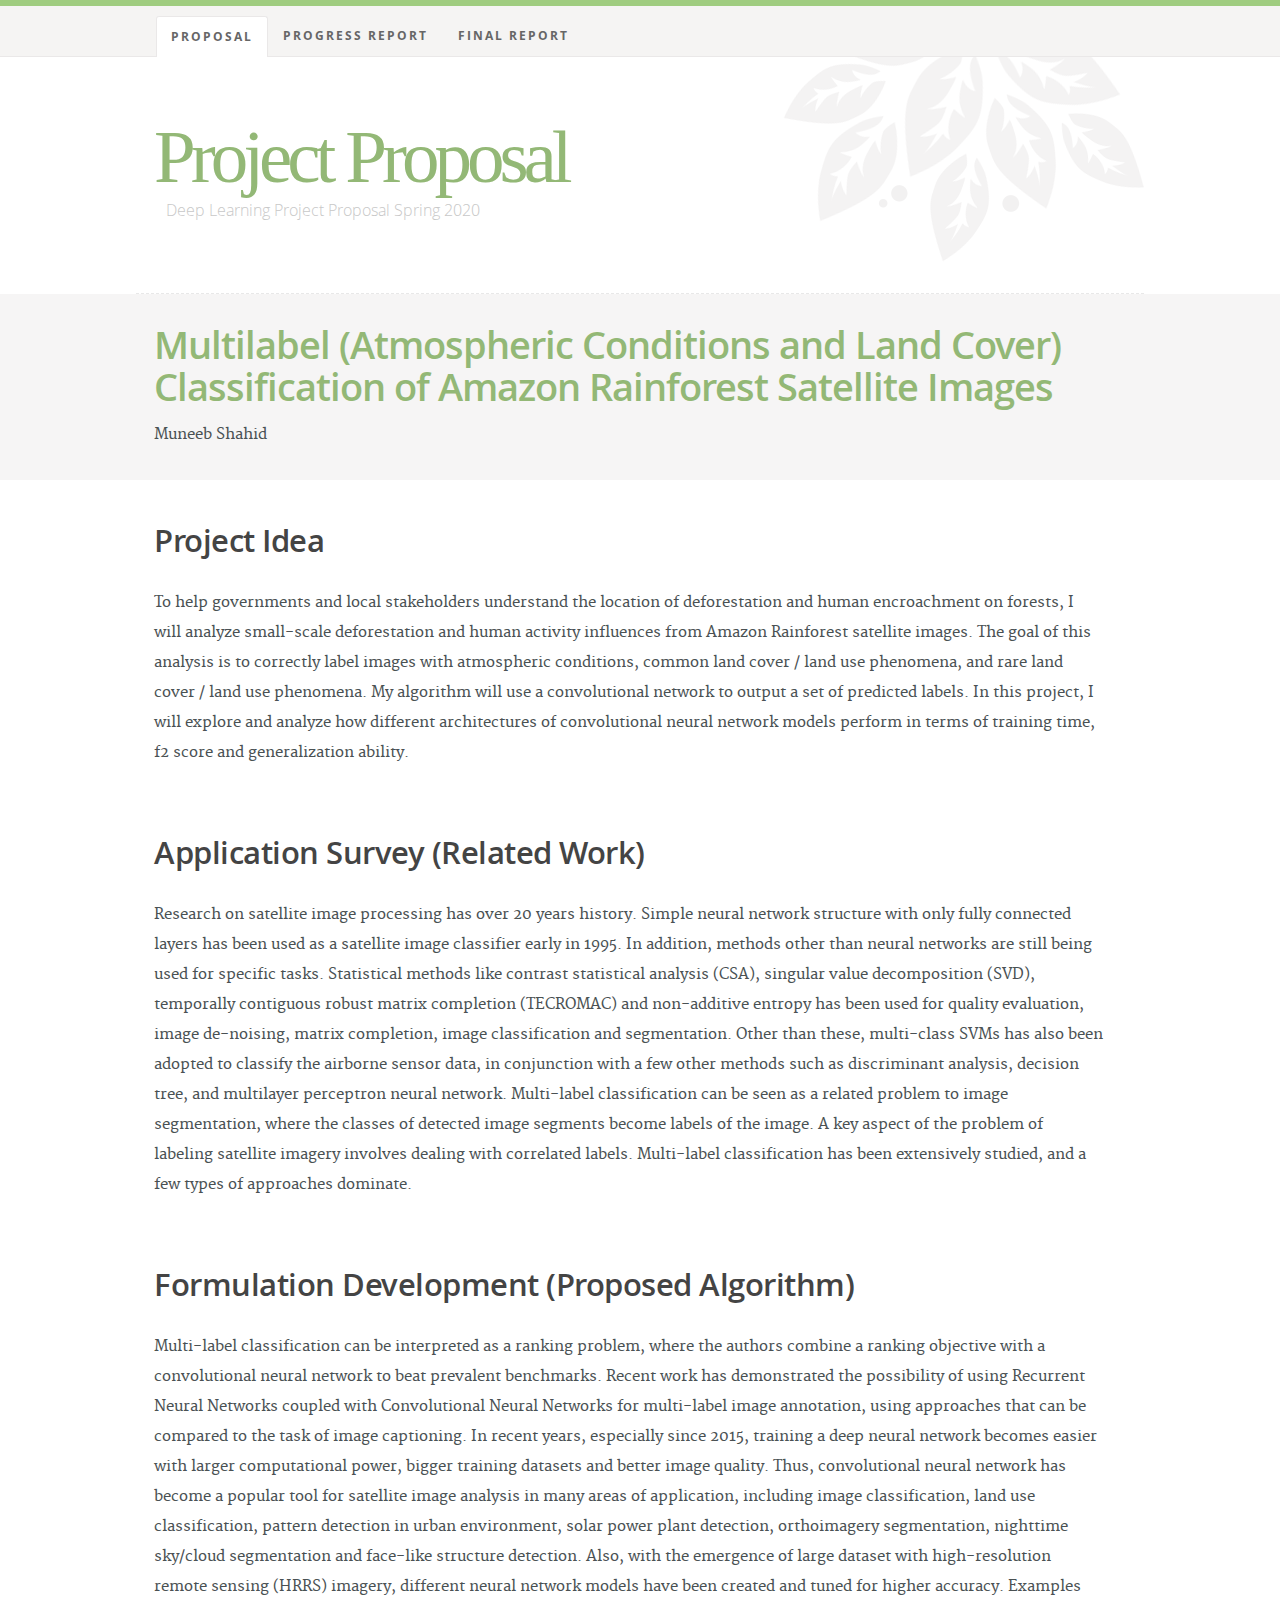
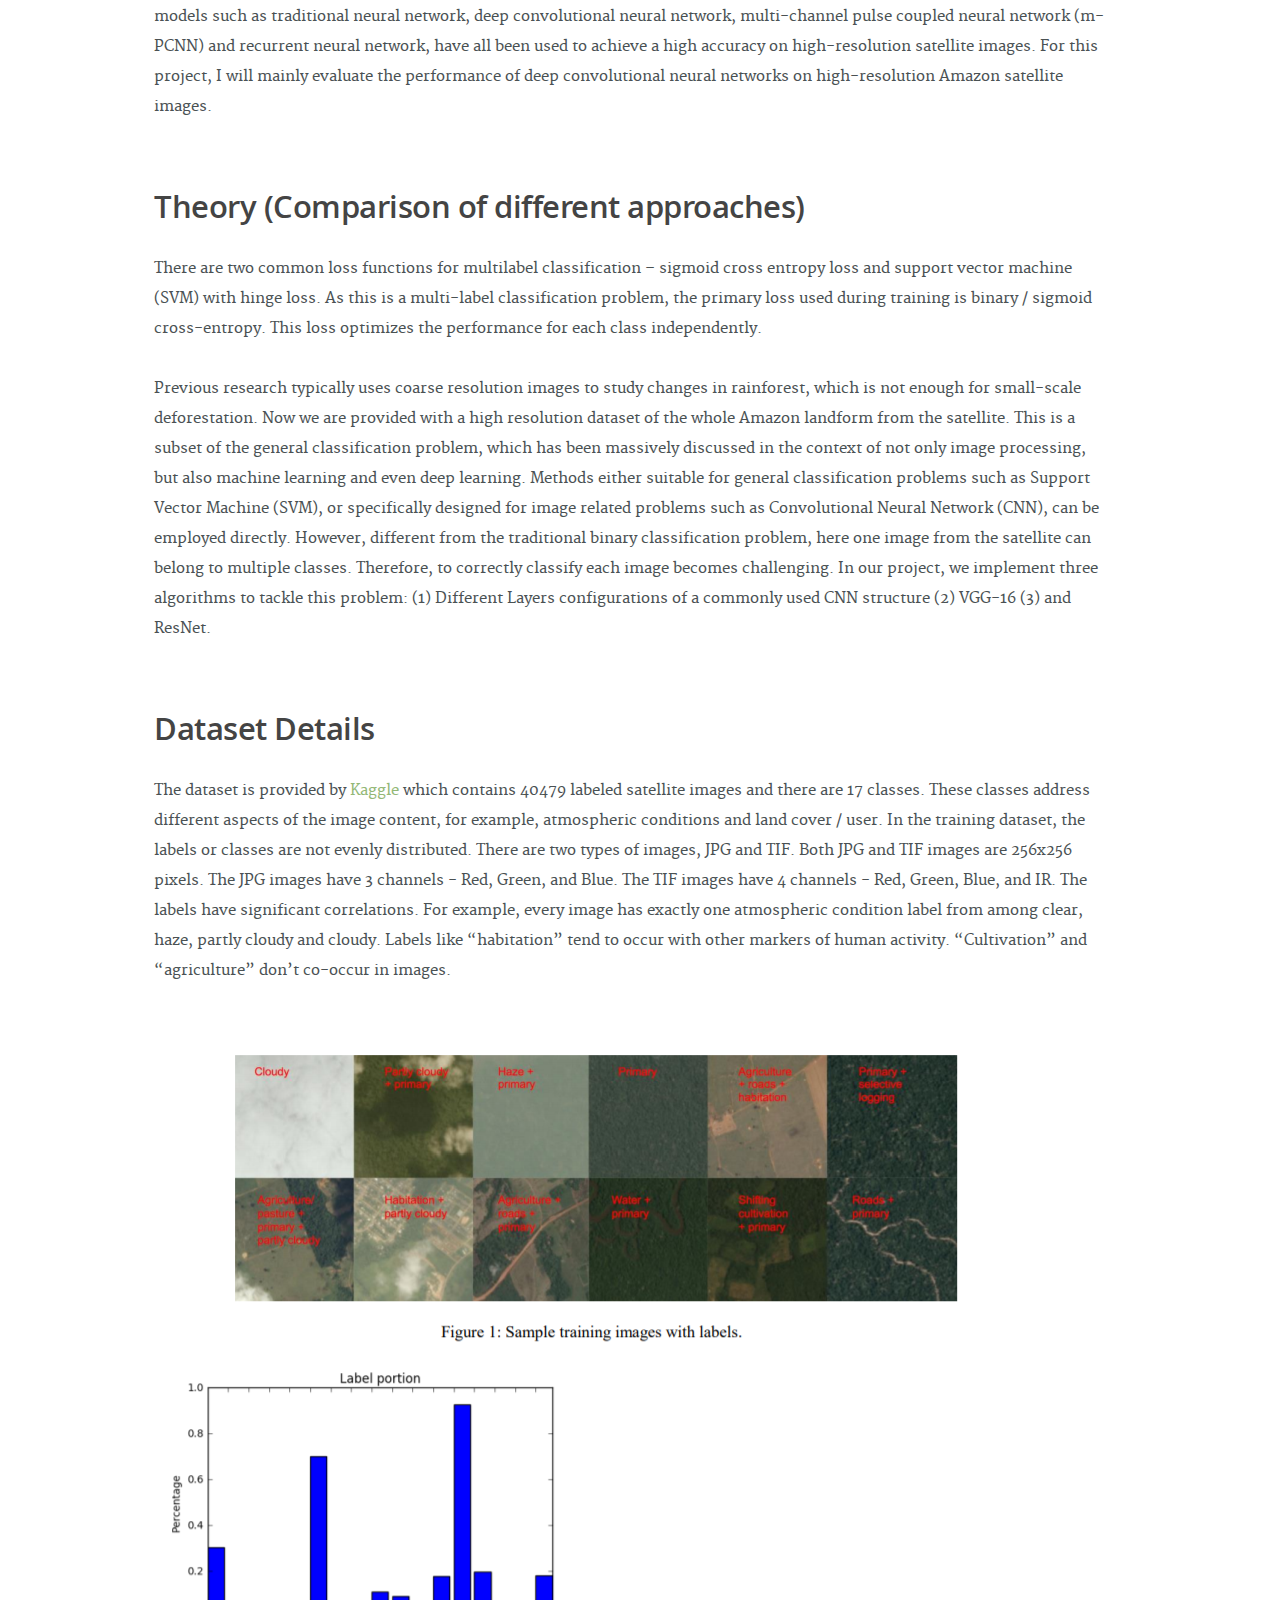
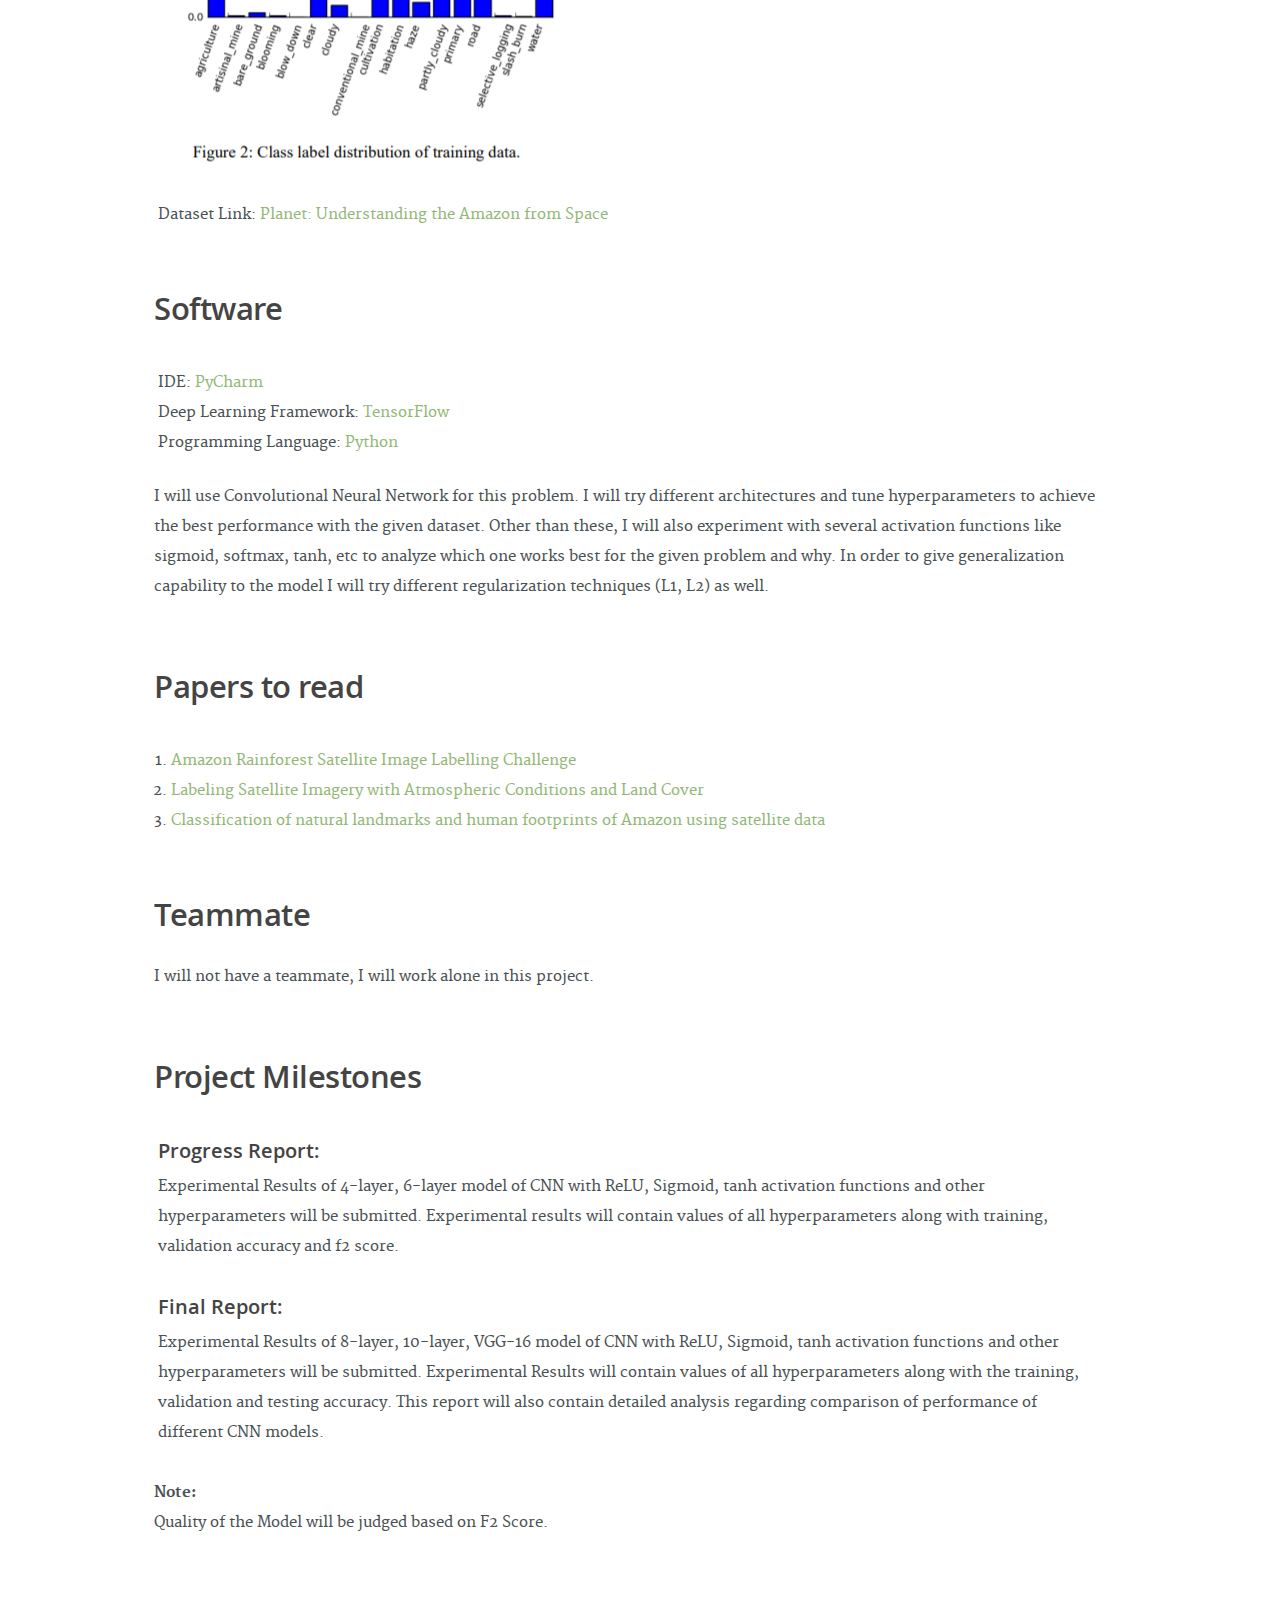
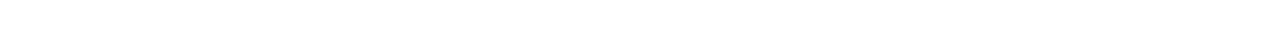
<file: project-report/index.html>
<!DOCTYPE html>
<!--[if lt IE 8 ]><html class="no-js ie ie7" lang="en"> <![endif]-->
<!--[if IE 8 ]><html class="no-js ie ie8" lang="en"> <![endif]-->
<!--[if IE 9 ]><html class="no-js ie ie9" lang="en"> <![endif]-->
<!--[if (gte IE 8)|!(IE)]><!-->
<html class="no-js" lang="en">
    <!--<![endif]-->
    <head>
        <!--- Basic Page Needs
   ================================================== -->
        <meta charset="utf-8">
        <title>DL-Project</title>
        <meta name="description" content="Project proposal of deep learning project in spring 2020">
        <meta name="author" content="muneeb-shahid">
        <!-- mobile specific metas
   ================================================== -->
        <meta name="viewport" content="width=device-width, initial-scale=1, maximum-scale=1">
        <!-- CSS
    ================================================== -->
        <link rel="stylesheet" href="css/default.css">
        <link rel="stylesheet" href="css/layout.css">
        <link rel="stylesheet" href="css/media-queries.css">
        <!-- Script
   ================================================== -->
        <script src="js/modernizr.js"></script>
    </head>
    <body>
	   <!-- Header
   ================================================== -->
   <header id="top">

   	<div class="row">
		<div class="header-content twelve columns">

			<h1 id="logo-text"><a href="index.html" title="">Project Proposal</a></h1>
			<p id="intro">Deep Learning Project Proposal Spring 2020</p>

		</div>
	</div>


	   <nav id="nav-wrap"> 

	   
	   	<div class="row">    		            

			   	<ul id="nav" class="nav">
			      	<li class="current"><a href="index.html">Proposal</a></li>
					<li><a href="progress.html">Progress Report</a></li>
					<li><a href="final.html">Final Report</a></li>	
			   	</ul> <!-- end #nav -->			   	 

	   	</div> 

	   </nav> <!-- end #nav-wrap --> 	     

   </header> <!-- Header End -->
		<br>
        <div class="row">
            <div class="header-content twelve columns">
                <h1 id="logo-text">
                    <a href="#" title="">Multilabel (Atmospheric Conditions and Land Cover) Classification of Amazon Rainforest Satellite Images</a>
                </h1>
                <p id="intro">Muneeb Shahid</p>
            </div>
        </div>
        <!-- Content
   ================================================== -->
        <div id="content-wrap">
            <div class="row">
                <div id="main" class="tweleve columns">
                    <article class="entry">
                        <header class="entry-header">
                            <h2 class="entry-title">
                                <a href="#" title="">Project Idea</a>
							</h2>
							<br>
                        </header>
                        <div class="entry-content">
                            <p>To help governments and local stakeholders understand the location of deforestation and human encroachment on forests, 
								I will analyze small-scale deforestation and human activity influences from Amazon Rainforest satellite images. 
								The goal of this analysis is to correctly label images with atmospheric conditions, common land cover / land use phenomena, 
								and rare land cover / land use phenomena. My algorithm will use a convolutional network to output a set of predicted labels. 
								In this project, I will explore and analyze how different architectures of convolutional neural network models perform in 
								terms of training time, f2 score and generalization ability.</p>
                        </div>
					</article>
					<article class="entry">
                        <header class="entry-header">
                            <h2 class="entry-title">
                                <a href="#" title="">Application Survey (Related Work)</a>
							</h2>
							<br>
                        </header>
                        <div class="entry-content">
							<p>Research on satellite image processing has over 20 years
								history. Simple neural network structure with only fully
								connected layers has been used as a satellite image classifier
								early in 1995. In addition, methods other than neural networks are still
								being used for specific tasks. Statistical methods like
								contrast statistical analysis (CSA), singular value
								decomposition (SVD), temporally contiguous robust
								matrix completion (TECROMAC) and non-additive
								entropy has been used for quality evaluation, image
								de-noising, matrix completion, image classification and
								segmentation. Other than these, multi-class
								SVMs has also been adopted to classify the airborne sensor data,
								in conjunction with a few other methods such as discriminant analysis, decision tree, and multilayer perceptron neural network.
								Multi-label classification can be seen as a related problem to image segmentation,
								where the classes of detected image segments become labels of the image. 
								A key aspect of the problem of labeling satellite imagery
								involves dealing with correlated labels. 
								Multi-label classification has been extensively studied, and a few types of
								approaches dominate.</p>
                        </div>
					</article>
					<article class="entry">
                        <header class="entry-header">
                            <h2 class="entry-title">
                                <a href="#" title="">Formulation Development (Proposed Algorithm)</a>
							</h2>
							<br>
                        </header>
                        <div class="entry-content">
							<p>
								Multi-label classification
								can be interpreted as a ranking problem, where the authors combine a ranking objective with a
								convolutional neural network to beat prevalent benchmarks.
								Recent work has demonstrated the possibility of using Recurrent Neural Networks coupled with Convolutional
								Neural Networks for multi-label image annotation, using
								approaches that can be compared to the task of image captioning. In recent years, especially since 2015,
								training a deep neural network becomes easier with larger
								computational power, bigger training datasets and better
								image quality. Thus, convolutional neural network has
								become a popular tool for satellite image analysis in many
								areas of application, including image classification, land
								use classification, pattern detection in urban
								environment, solar power plant detection,
								orthoimagery segmentation, nighttime sky/cloud
								segmentation and face-like structure detection.
								Also, with the emergence of large dataset with
								high-resolution remote sensing (HRRS) imagery, different
								neural network models have been created and tuned for
								higher accuracy. Examples models such as traditional
								neural network, deep convolutional neural network,
								multi-channel pulse coupled neural network (m-PCNN)
								and recurrent neural network, have all been used to
								achieve a high accuracy on high-resolution satellite images.
								For this project, I will mainly evaluate the performance of
								deep convolutional neural networks on high-resolution
								Amazon satellite images.
								</p>
                        </div>
					</article>
					<!-- end entry -->
					<article class="entry">
                        <header class="entry-header">
                            <h2 class="entry-title">
                                <a href="#" title="">Theory (Comparison of different approaches)</a>
							</h2>
							<br>
                        </header>
                        <div class="entry-content">
							<p>There are two common loss functions for multilabel
                                classification – sigmoid cross entropy loss and support
                                vector machine (SVM) with hinge loss. 
                                As this is a multi-label classification problem, the primary loss used during training is binary / sigmoid cross-entropy. This
                                loss optimizes the performance for each class independently.
                            </p>
                            <p> 
                                Previous research typically uses coarse resolution images to study changes in rainforest, which is not enough
                                for small-scale deforestation. Now we are provided with
                                a high resolution dataset of the whole Amazon landform
                                from the satellite.
                                This is a subset of the general classification problem,
                                which has been massively discussed in the context of not
                                only image processing, but also machine learning and
                                even deep learning. Methods either suitable for general classification problems such as Support Vector Machine (SVM), or specifically designed for image related
                                problems such as Convolutional Neural Network (CNN),
                                can be employed directly. However, different from the traditional binary classification problem, here one image from
                                the satellite can belong to multiple classes. Therefore, to
                                correctly classify each image becomes challenging.
                                In our project, we implement three algorithms to tackle
                                this problem: (1) Different Layers configurations of a commonly used CNN structure (2) VGG-16
                                (3) and ResNet.                                
                            </p>
                        </div>
                    </article>
                    <!-- end entry -->
                    <article class="entry">
                        <header class="entry-header">
                            <h2 class="entry-title">
                                <a href="#" title="">Dataset Details</a>
							</h2>
							<br>
                        </header>
                        <div class="entry-content">
							<p>The dataset is provided by <a href="https://www.kaggle.com/c/planet-understanding-the-amazon-from-space/data" target="_blank">Kaggle</a>
							which contains 40479 labeled satellite images and there are 17 classes. 
							These classes address different aspects of the image content, for example, atmospheric conditions and land cover / user.  
							In the training dataset, the labels or classes are not evenly distributed. There are two types of images, JPG and TIF. 
							Both JPG and TIF images are 256x256 pixels. The JPG images have 3 channels - Red, Green, and Blue. 
							The TIF images have 4 channels - Red, Green, Blue, and IR.  The labels have significant correlations. 
							For example, every image has exactly one atmospheric condition label from among clear, haze, partly cloudy and cloudy. 
							Labels like “habitation” tend to occur with other markers of human activity. “Cultivation” and “agriculture” don’t co-occur in images.</p>
							<img src="./images/sample-train-data.PNG"/>
							<img src="./images/class-label-distribution.PNG"/>
							<ul>
								<li>Dataset Link: <a href="https://www.kaggle.com/c/planet-understanding-the-amazon-from-space/data" target="_blank">Planet: Understanding the Amazon from Space</a></li>
							</ul>
                        </div>
                    </article>
                    <!-- end entry -->
                    <article class="entry">
                        <header class="entry-header">
                            <h2 class="entry-title">
                                <a href="#" title="">Software</a>
							</h2>
							<br>
                        </header>
                        <div class="entry-content">
							<ul>
								<li>IDE: <a href="https://www.jetbrains.com/pycharm/" target="_blank">PyCharm</a></li>
								<li>Deep Learning Framework: <a href="https://www.tensorflow.org/" target="_blank">TensorFlow</a></li>
								<li>Programming Language: <a href="https://www.python.org/" target="_blank">Python</a></li>
							</ul>
                            <p>I will use Convolutional Neural Network for this problem. I will try different architectures and 
								tune hyperparameters to achieve the best performance with the given dataset. Other than these, 
								I will also experiment with several activation functions like sigmoid, softmax, tanh, 
								etc to analyze which one works best for the given problem and why. In order
								to give generalization capability to the model I will try different regularization techniques (L1, L2) as well.
							</p>
                        </div>
                    </article>
                    <!-- end entry -->
                    <article class="entry">
                        <header class="entry-header">
                            <h2 class="entry-title">
                                <a href="#" title="">Papers to read</a>
							</h2>
							<br>
                        </header>
                        <div class="entry-content">
                            <ol>
								<li><a href="http://cs231n.stanford.edu/reports/2017/pdfs/902.pdf" target="_blank">Amazon Rainforest Satellite Image Labelling Challenge</a></li>
								<li><a href="http://cs231n.stanford.edu/reports/2017/pdfs/9.pdf" target="_blank">Labeling Satellite Imagery with Atmospheric Conditions and Land Cover</a></li>
								<li><a href="http://cs231n.stanford.edu/reports/2017/pdfs/907.pdf" target="_blank">Classification of natural landmarks and human footprints of Amazon using
									satellite data</a></li>
							</ol>
                        </div>
                    </article>
					<!-- end entry -->
					<article class="entry">
                        <header class="entry-header">
                            <h2 class="entry-title">
                                <a href="#" title="">Teammate</a>
							</h2>
							<br>
                        </header>
                        <div class="entry-content">
							<p>I will not have a teammate, I will work alone in this project.</p>
					    </div>
					</article>
					<!-- end entry -->
					<article class="entry">
                        <header class="entry-header">
                            <h2 class="entry-title">
                                <a href="#" title="">Project Milestones</a>
							</h2>
							<br>
                        </header>
                        <div class="entry-content">
							<ul>
								<li><h4>Progress Report: </h4>
									<p>Experimental Results of 4-layer, 6-layer model of 
									CNN with ReLU, Sigmoid, tanh activation functions and other hyperparameters will be submitted. 
									Experimental results will contain values of all hyperparameters along with training, validation accuracy and f2 score. 
									</p>
								</li>
								<li><h4>Final Report: </h4>
									<p>Experimental Results of 8-layer, 10-layer, VGG-16 model of CNN with ReLU, Sigmoid, tanh activation functions 
									and other hyperparameters will be submitted. Experimental Results will contain values of all hyperparameters along with
									the training, validation and testing accuracy.
									This report will also contain detailed analysis regarding comparison of performance of different CNN models. 
									</p>
								</li>
							</ul>
							<b>Note:</b><p> Quality of the Model will be judged based on F2 Score.</p>
                        </div>
                    </article>
					<!-- end entry -->
                </div>
                <!-- end main -->
            </div>
            <!-- end row -->
        </div>
        <!-- end content-wrap -->
      
        <!-- Java Script
   ================================================== -->
        <script src="http://ajax.googleapis.com/ajax/libs/jquery/1.10.2/jquery.min.js"></script>
        <script>window.jQuery || document.write('<script src="js/jquery-1.10.2.min.js"><\/script>')</script>
        <script type="text/javascript" src="js/jquery-migrate-1.2.1.min.js"></script>
        <script src="js/main.js"></script>
    </body>
</html>
</file>
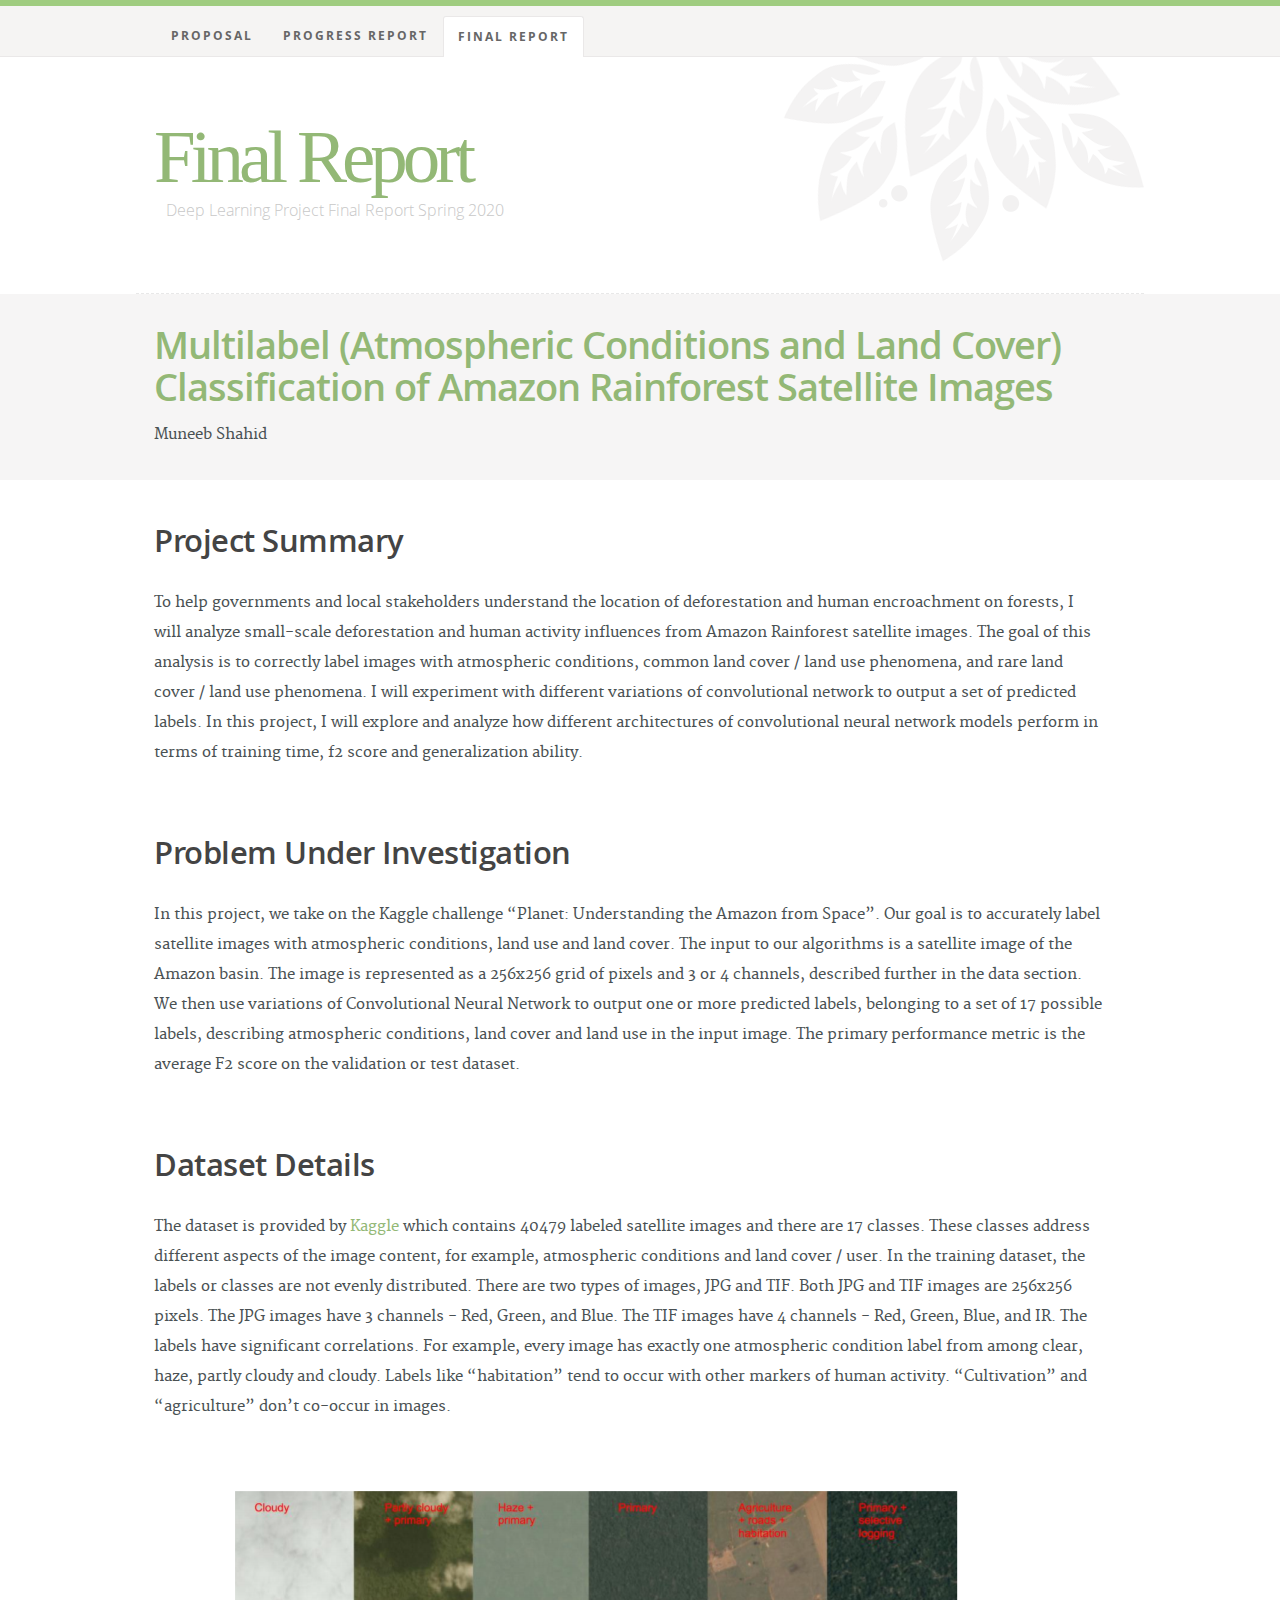
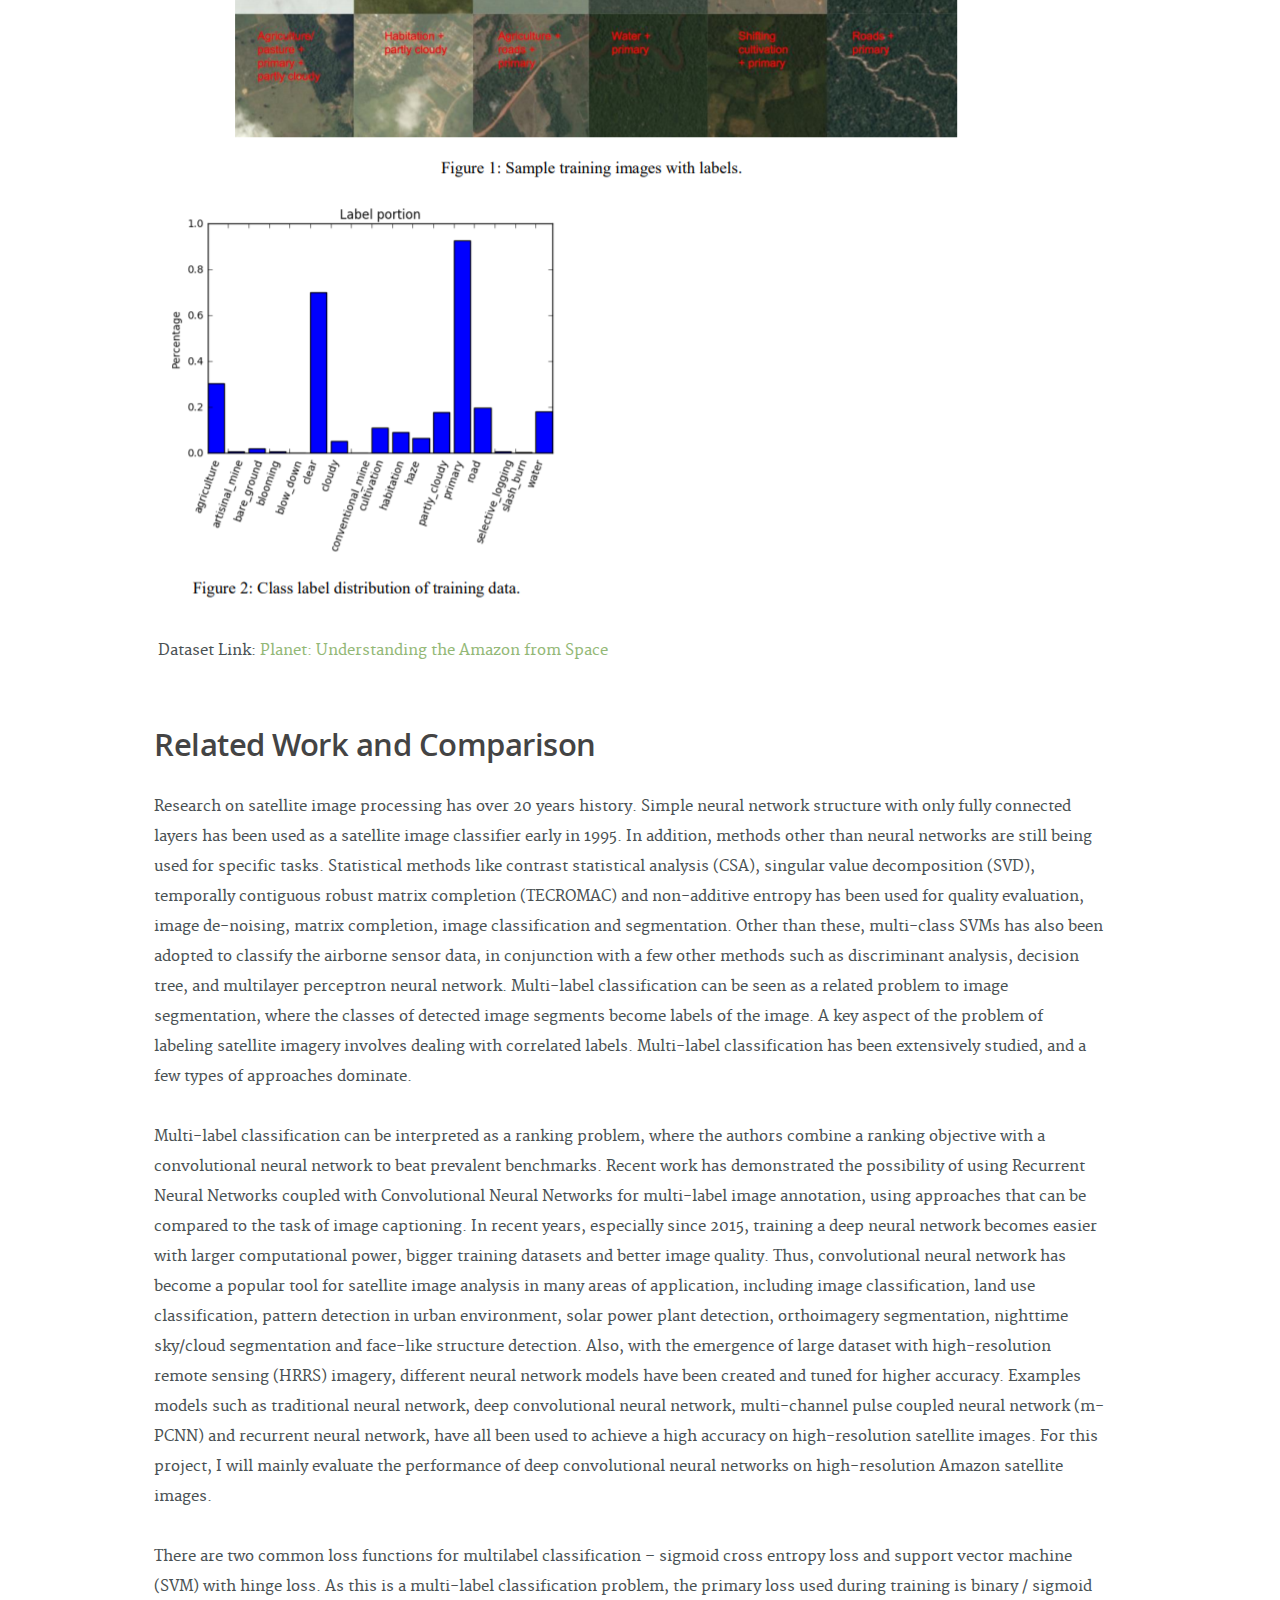
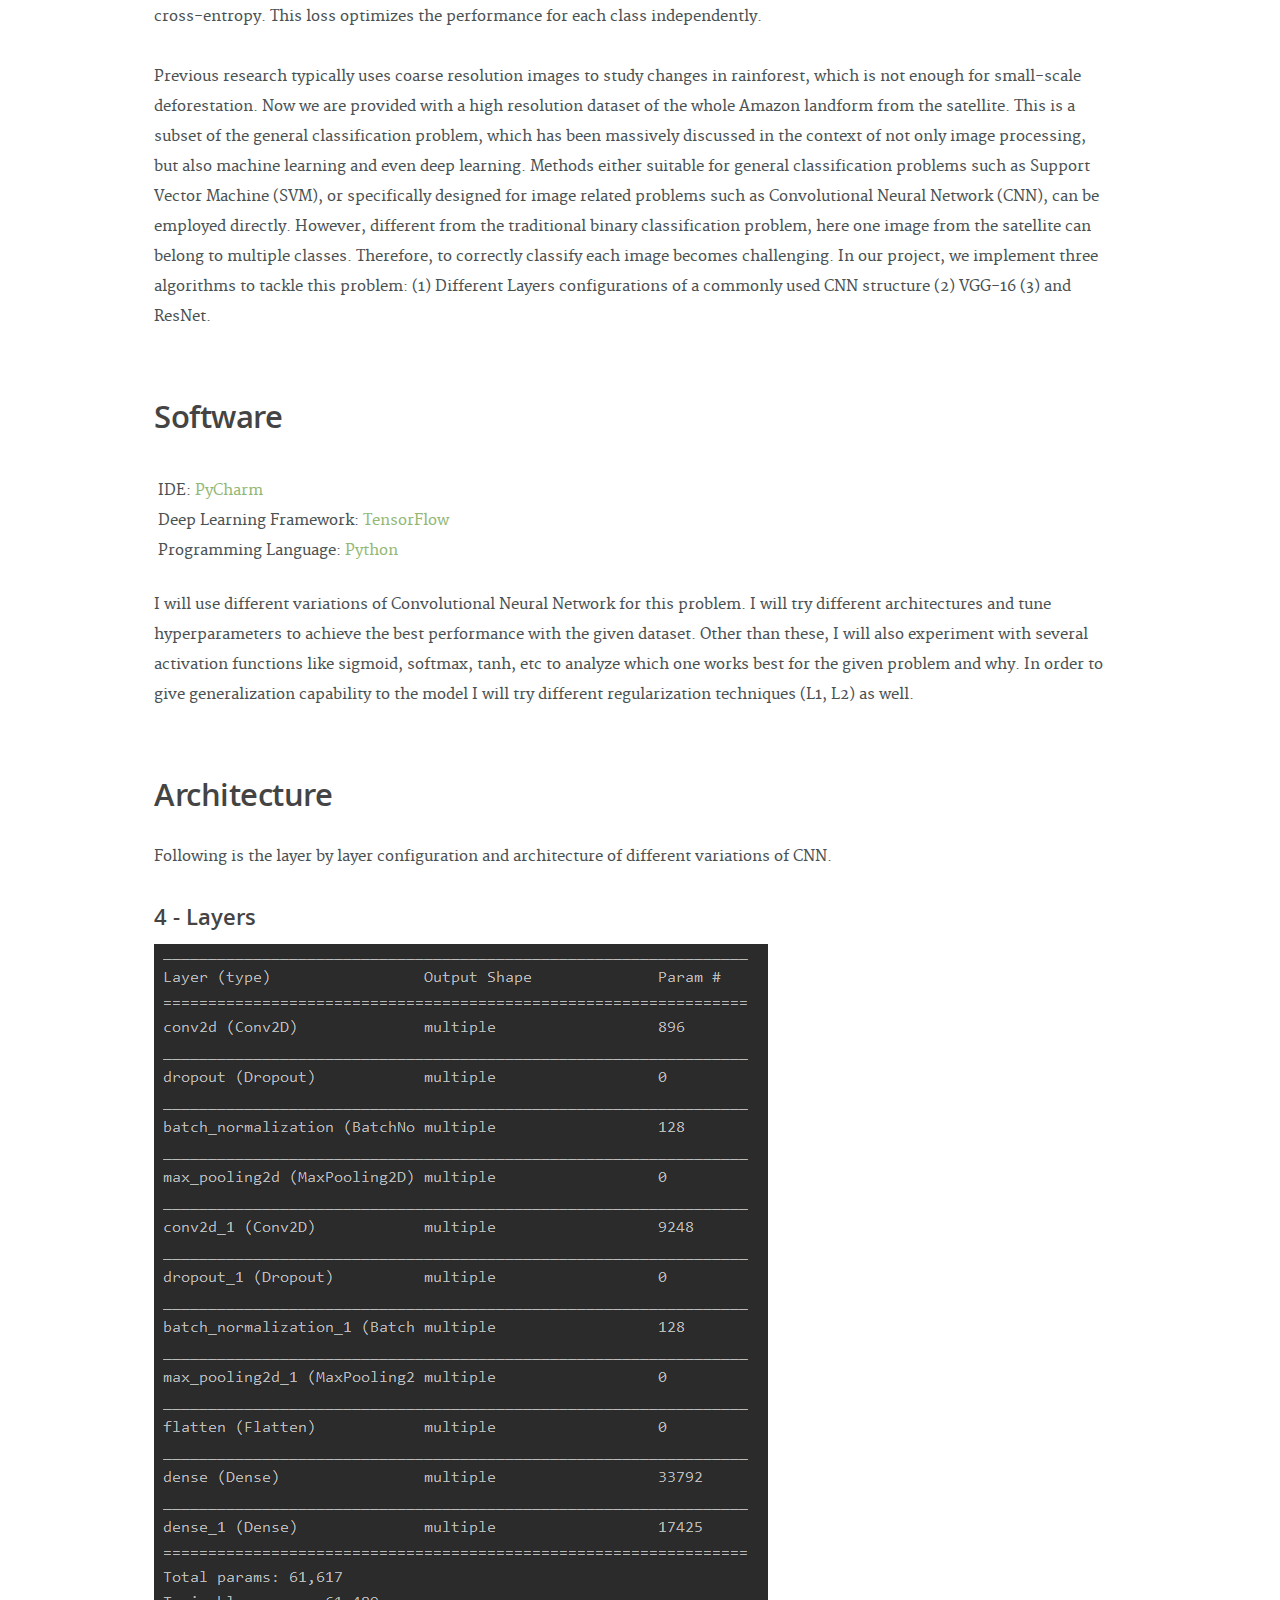
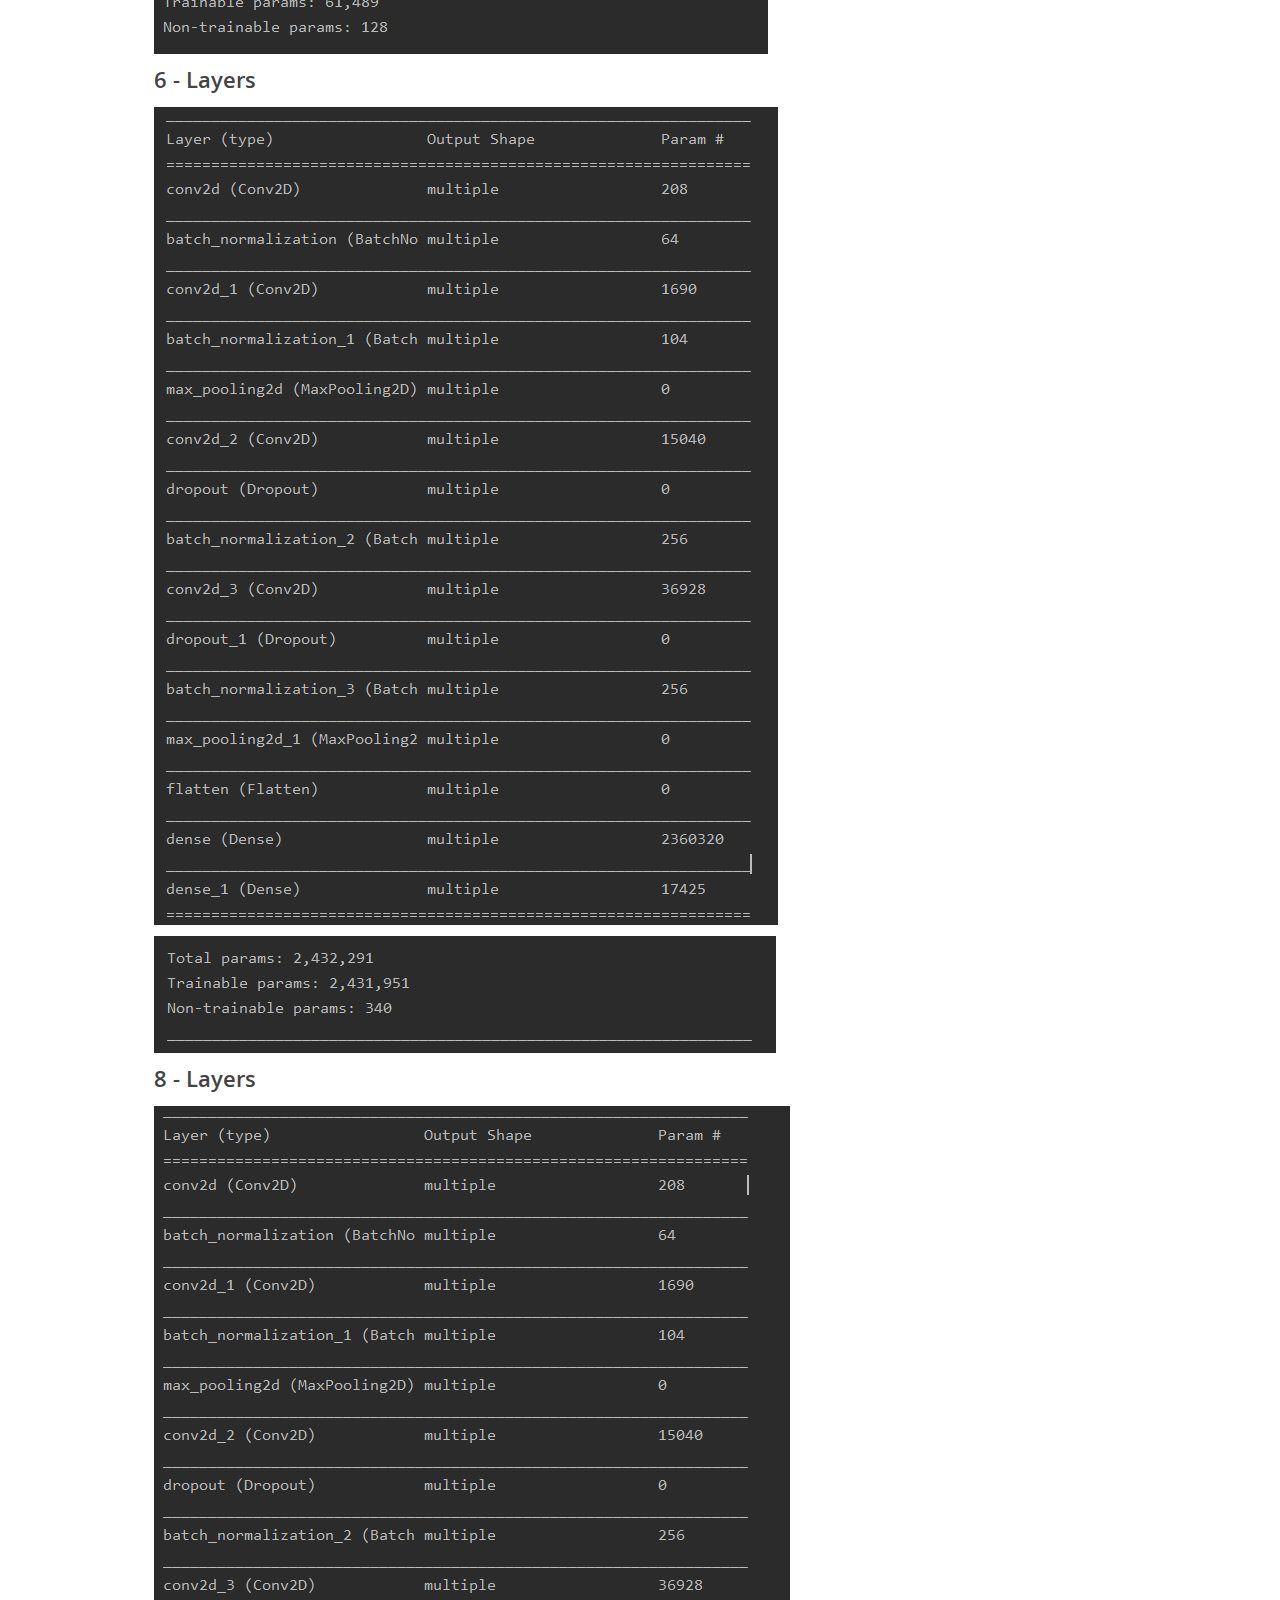
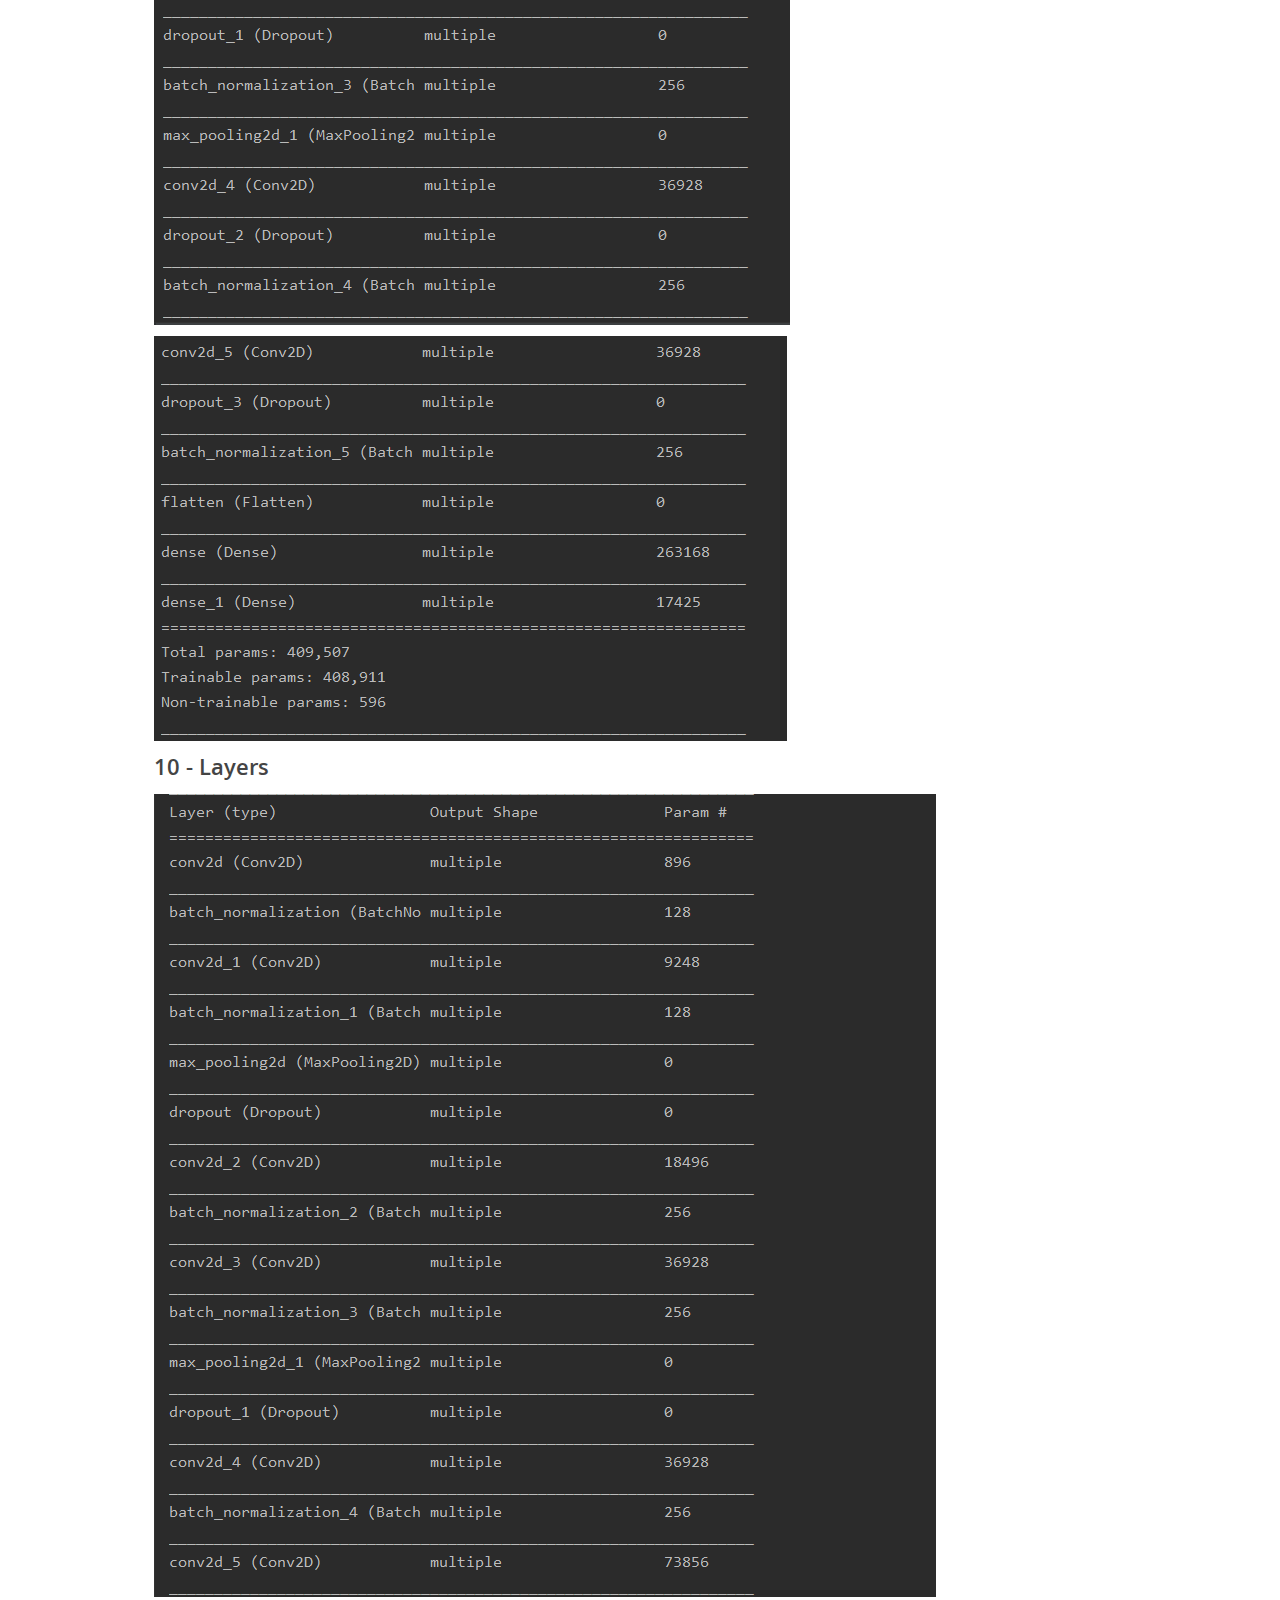
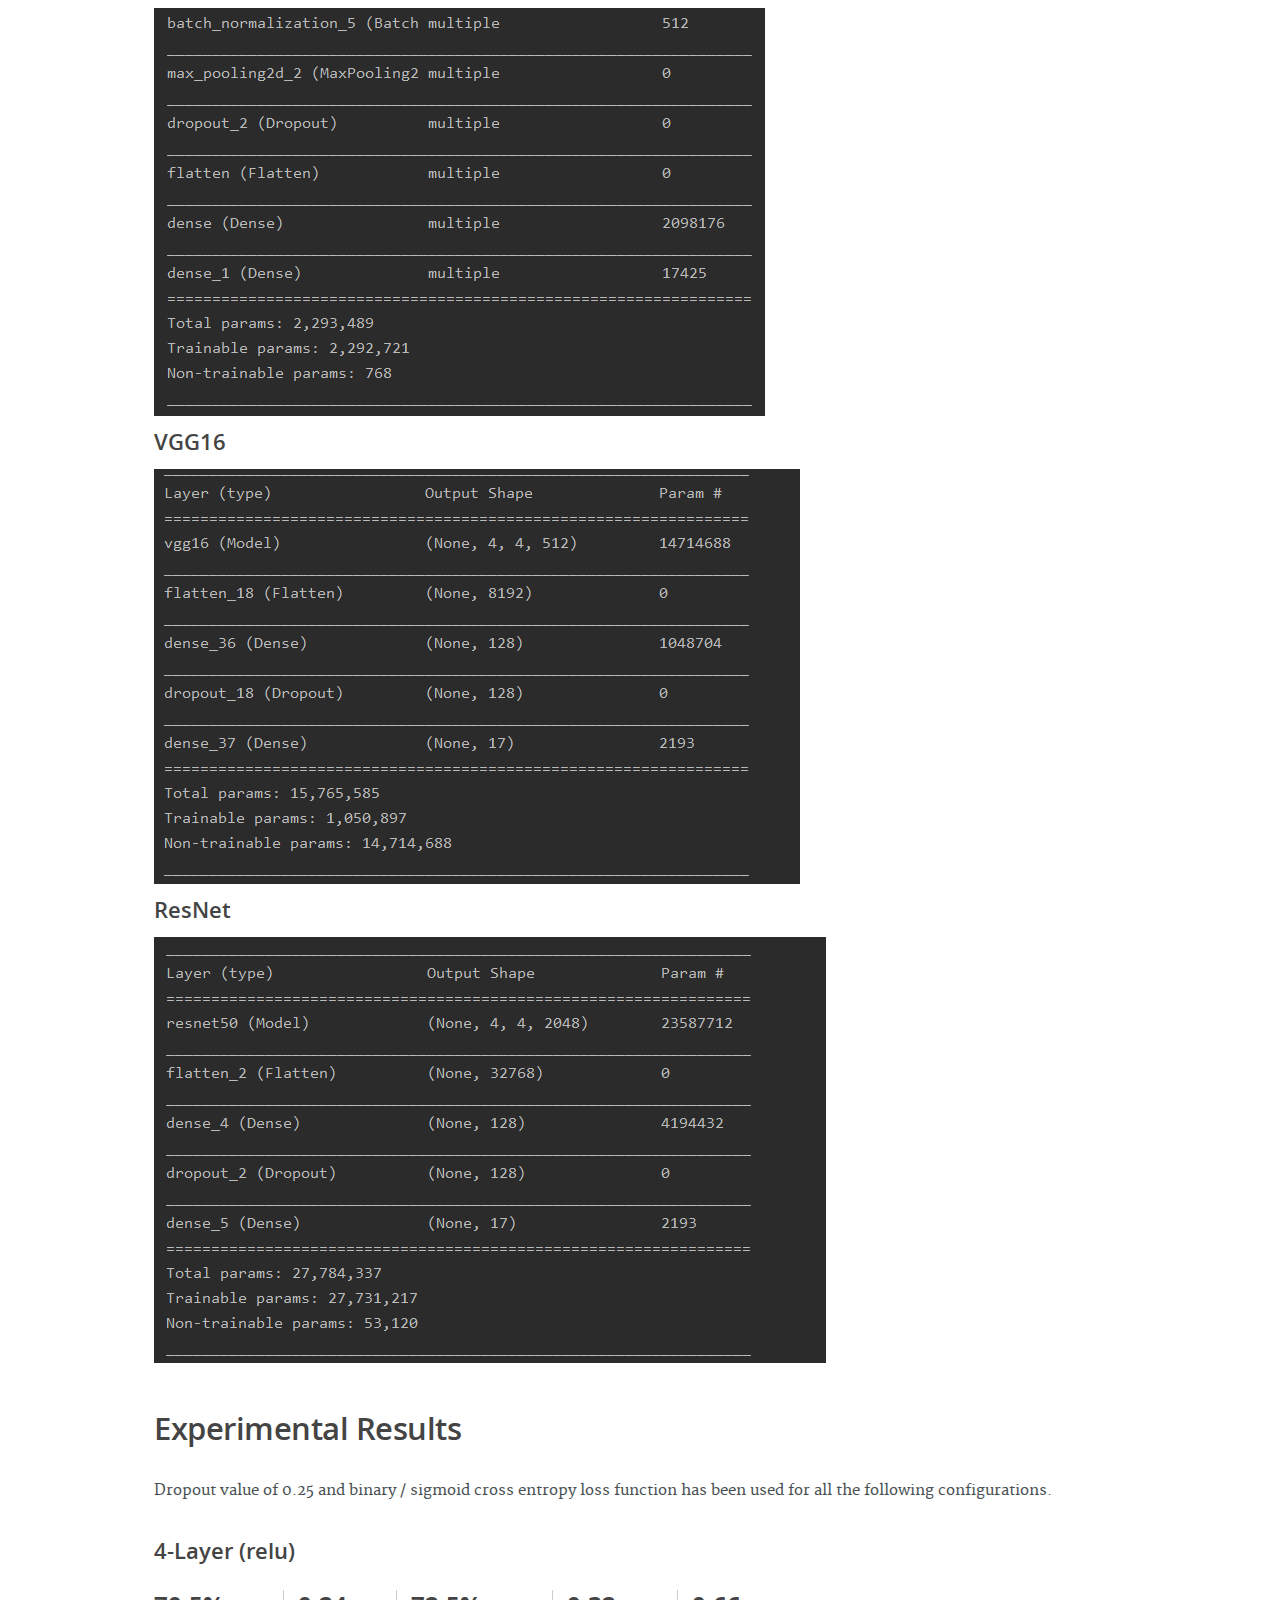
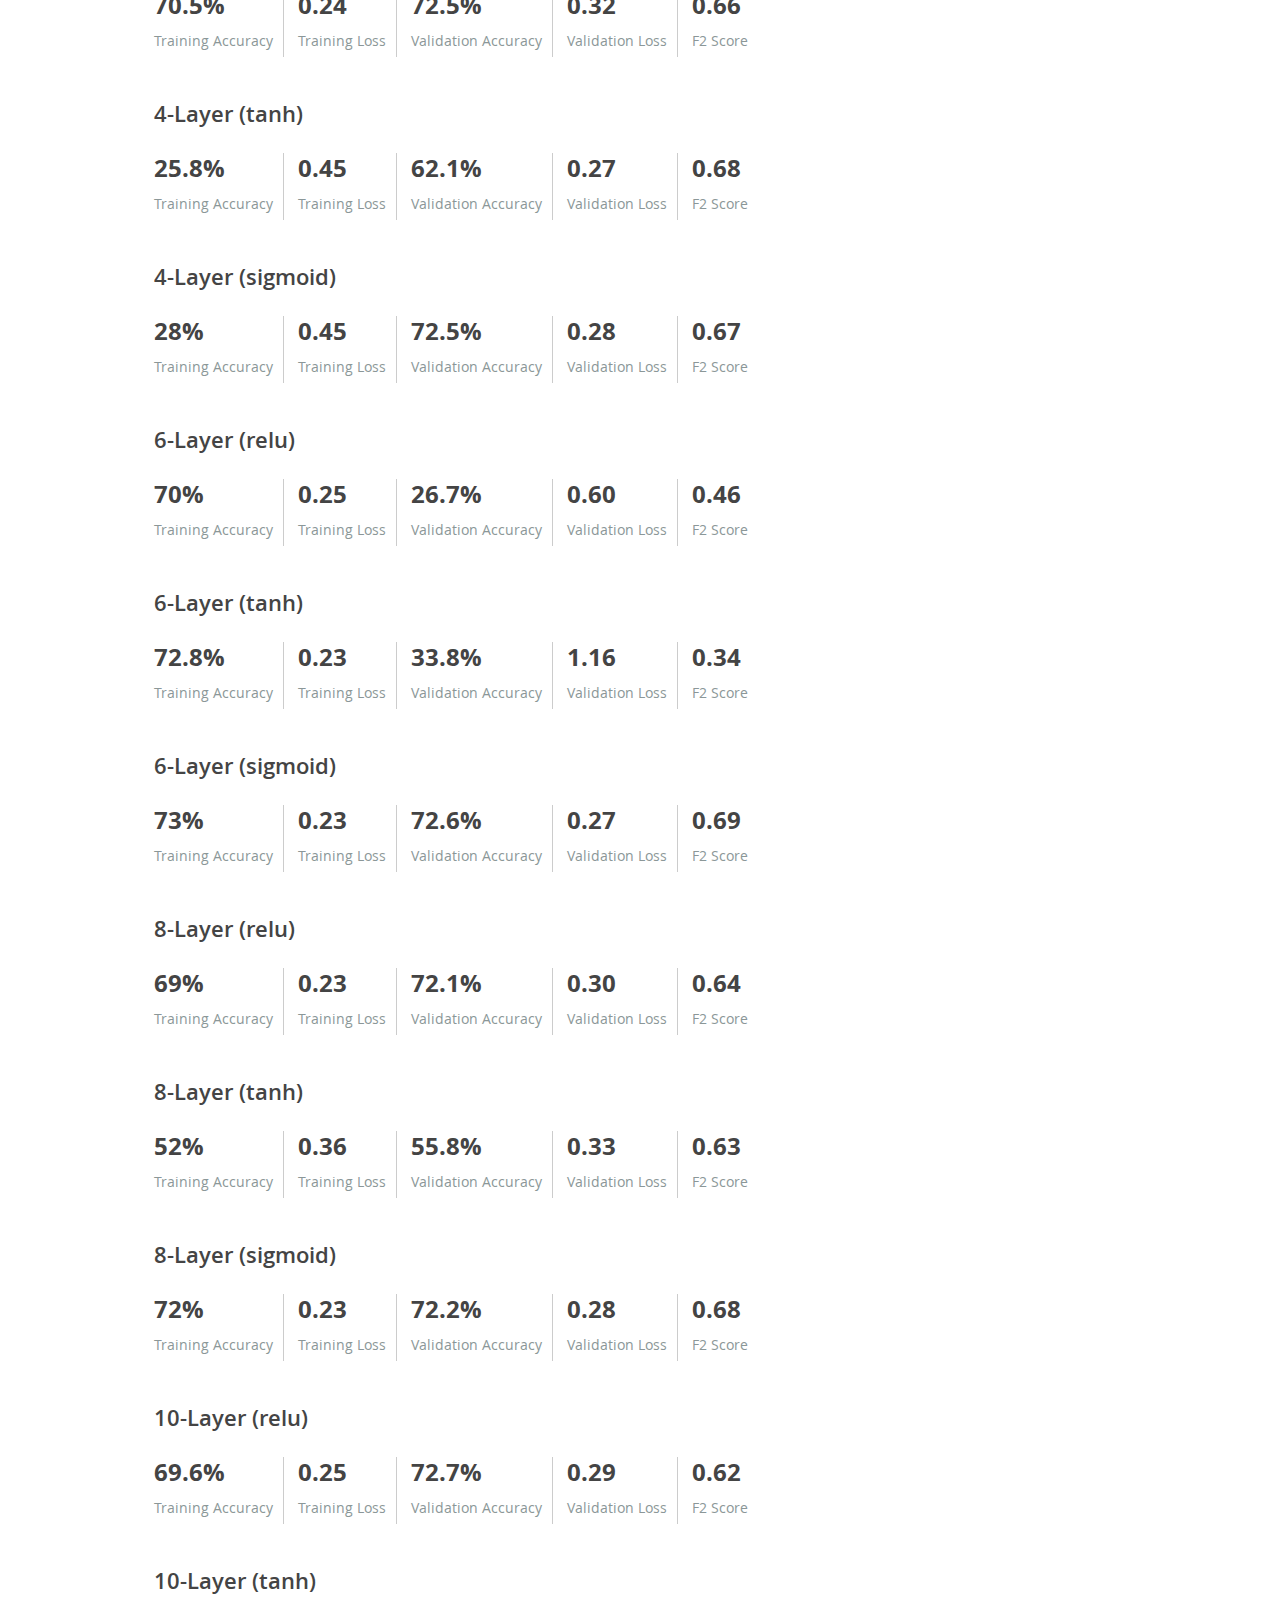
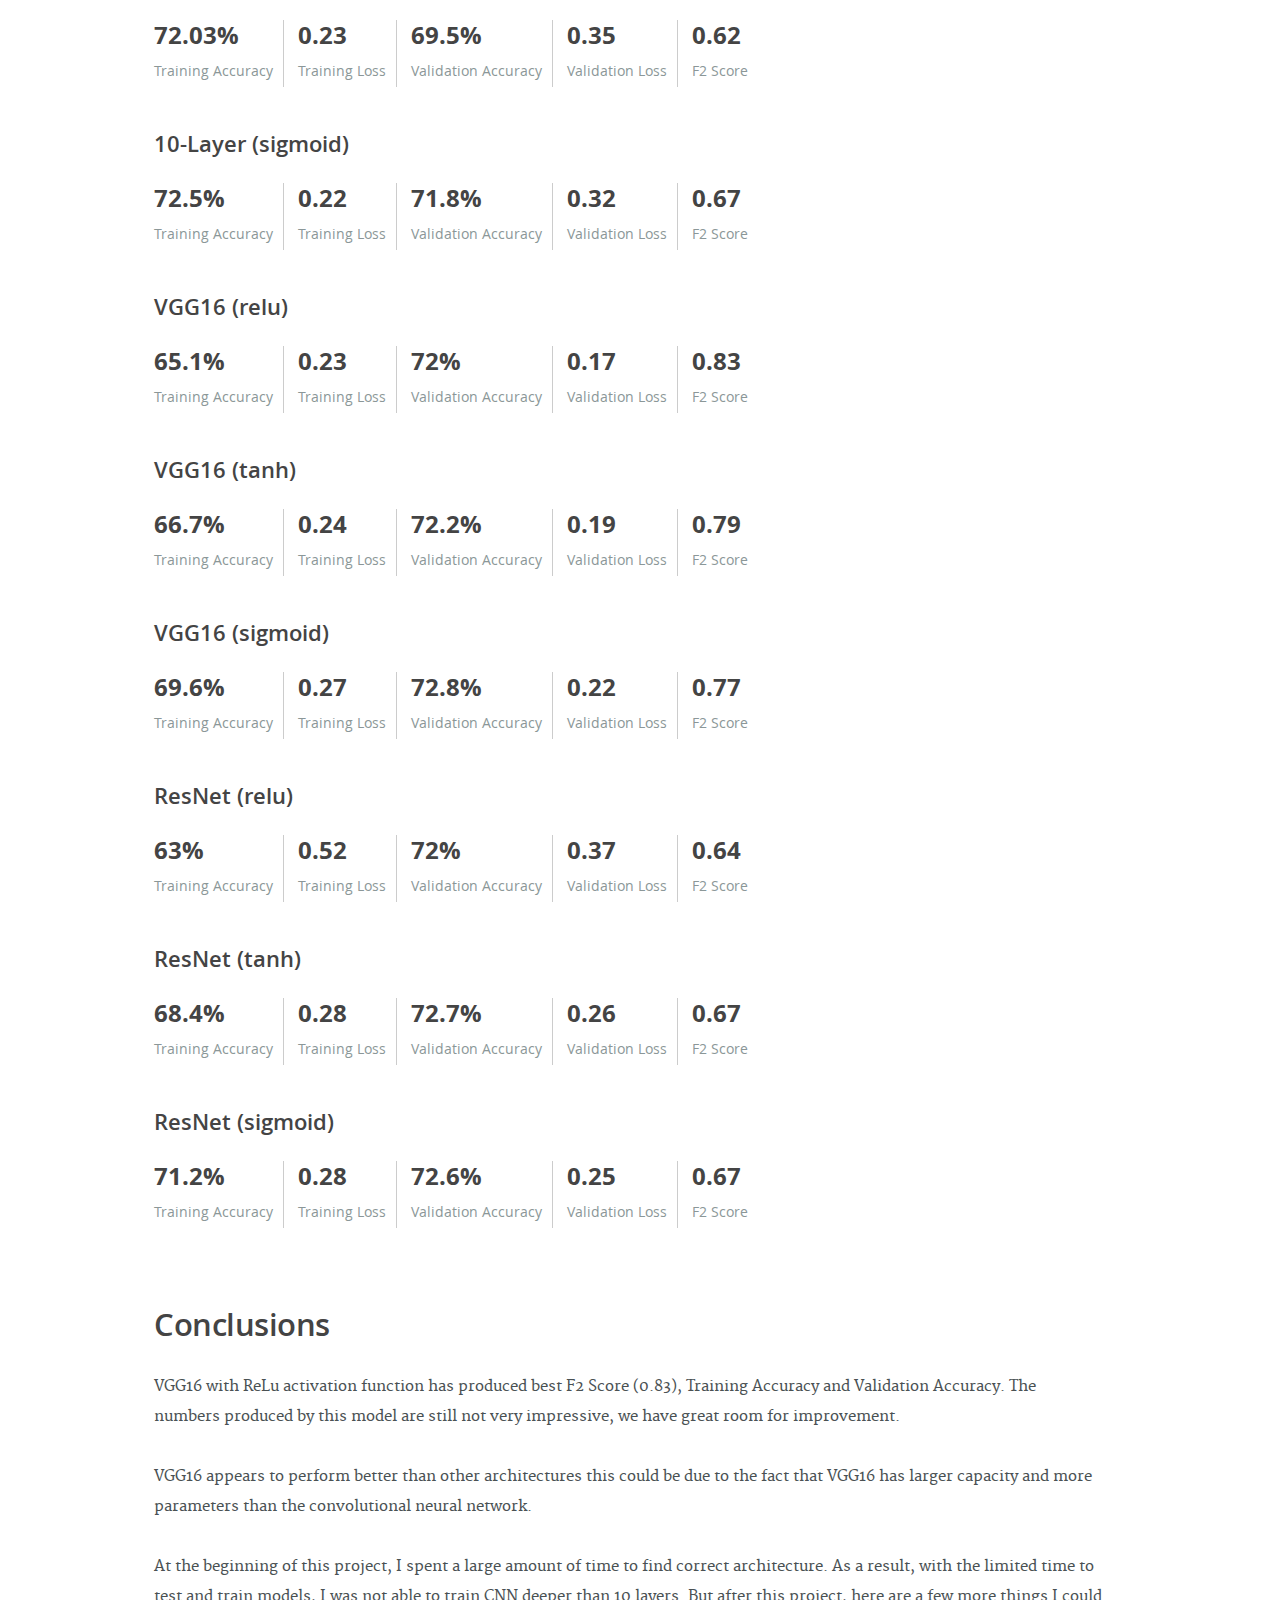
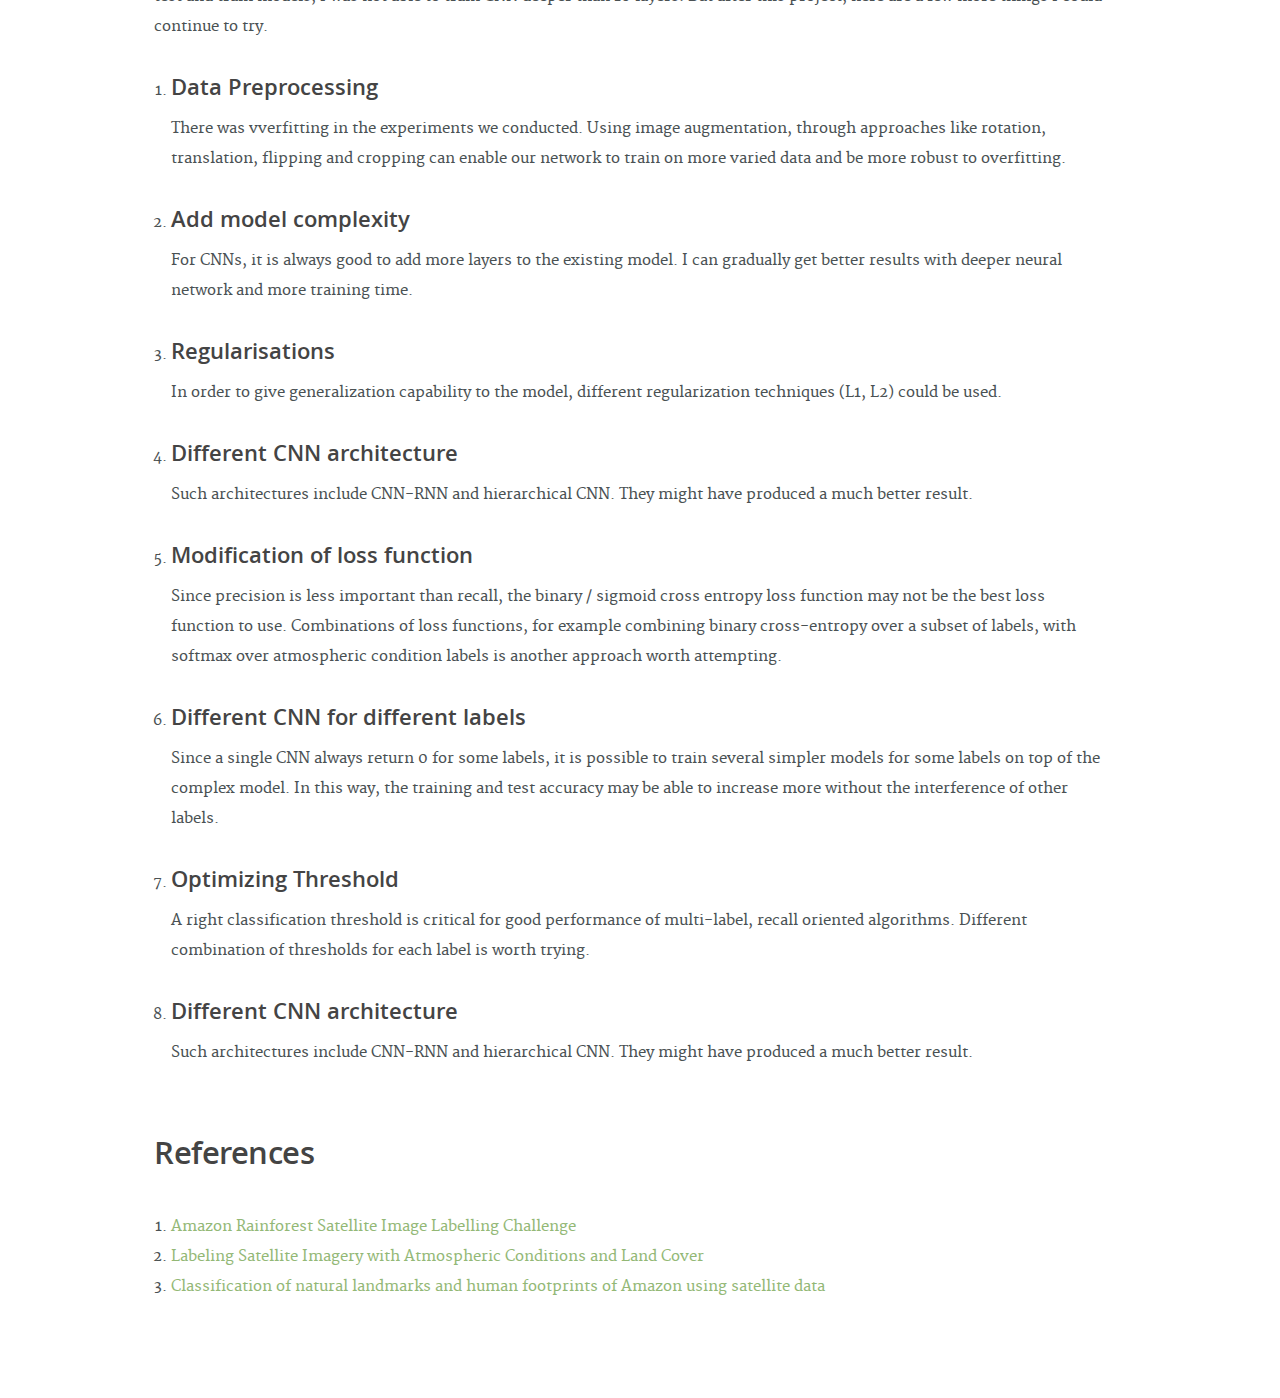
<file: project-report/final.html>
<!DOCTYPE html>
<!--[if lt IE 8 ]><html class="no-js ie ie7" lang="en"> <![endif]-->
<!--[if IE 8 ]><html class="no-js ie ie8" lang="en"> <![endif]-->
<!--[if IE 9 ]><html class="no-js ie ie9" lang="en"> <![endif]-->
<!--[if (gte IE 8)|!(IE)]><!-->
<html class="no-js" lang="en">
    <!--<![endif]-->
    <head>
        <!--- Basic Page Needs
   ================================================== -->
        <meta charset="utf-8">
        <title>DL-Project</title>
        <meta name="description" content="Final report of deep learning project in spring 2020">
        <meta name="author" content="muneeb-shahid">
        <!-- mobile specific metas
   ================================================== -->
        <meta name="viewport" content="width=device-width, initial-scale=1, maximum-scale=1">
        <!-- CSS
    ================================================== -->
        <link rel="stylesheet" href="css/default.css">
        <link rel="stylesheet" href="css/layout.css">
        <link rel="stylesheet" href="css/media-queries.css">
        <!-- Script
   ================================================== -->
        <script src="js/modernizr.js"></script>
    </head>
    <body>
	   <!-- Header
   ================================================== -->
   <header id="top">

   	<div class="row">
		<div class="header-content twelve columns">
			<h1 id="logo-text"><a href="final.html" title="final report">Final Report</a></h1>
			<p id="intro">Deep Learning Project Final Report Spring 2020</p>
		</div>
	</div>

	   <nav id="nav-wrap"> 
	   
	   	<div class="row">    		            

			   	<ul id="nav" class="nav">
			      	<li ><a href="index.html">Proposal</a></li>
                    <li ><a href="progress.html">Progress Report</a></li>
                    <li class="current"><a href="final.html">Final Report</a></li>	
			   	</ul> <!-- end #nav -->			   	 

	   	</div> 

	   </nav> <!-- end #nav-wrap --> 	     

   </header> <!-- Header End -->
		<br>
        <div class="row">
            <div class="header-content twelve columns">
                <h1 id="logo-text">
                    <a href="#" title="">Multilabel (Atmospheric Conditions and Land Cover) Classification of Amazon Rainforest Satellite Images</a>
                </h1>
                <p id="intro">Muneeb Shahid</p>
            </div>
        </div>
        <!-- Content
   ================================================== -->
        <div id="content-wrap">
            <div class="row">
                <div id="main" class="tweleve columns">
                    <article class="entry">
                        <header class="entry-header">
                            <h2 class="entry-title">
                                <a href="#" title="">Project Summary</a>
							</h2>
							<br>
                        </header>
                        <div class="entry-content">
                            <p>To help governments and local stakeholders understand the location of deforestation and human encroachment on forests, 
								I will analyze small-scale deforestation and human activity influences from Amazon Rainforest satellite images. 
								The goal of this analysis is to correctly label images with atmospheric conditions, common land cover / land use phenomena, 
								and rare land cover / land use phenomena. I will experiment with different variations of convolutional network to output a set of predicted labels. 
								In this project, I will explore and analyze how different architectures of convolutional neural network models perform in 
								terms of training time, f2 score and generalization ability.</p>
                        </div>
                    </article>
                    <article class="entry">
                        <header class="entry-header">
                            <h2 class="entry-title">
                                <a href="#" title="">Problem Under Investigation </a>
							</h2>
							<br>
                        </header>
                        <div class="entry-content">
                            <p>
                                In this project, we take on the Kaggle challenge “Planet:
                                Understanding the Amazon from Space”. Our goal is to accurately label satellite images with atmospheric conditions,
                                land use and land cover. The input to our algorithms is a satellite image of the
                                Amazon basin. The image is represented as a 256x256 grid
                                of pixels and 3 or 4 channels, described further in the data
                                section. We then use variations of Convolutional Neural Network to
                                output one or more predicted labels, belonging to a set of
                                17 possible labels, describing atmospheric conditions, land
                                cover and land use in the input image. 
                                The primary performance metric is the average F2 score on the validation or
                                test dataset.
                            </p>
                        </div>
                    </article>
                    <article class="entry">
                        <header class="entry-header">
                            <h2 class="entry-title">
                                <a href="#" title="">Dataset Details</a>
							</h2>
							<br>
                        </header>
                        <div class="entry-content">
                            <p>The dataset is provided by <a href="https://www.kaggle.com/c/planet-understanding-the-amazon-from-space/data" target="_blank">Kaggle</a>
                                which contains 40479 labeled satellite images and there are 17 classes. 
                                These classes address different aspects of the image content, for example, atmospheric conditions and land cover / user.  
                                In the training dataset, the labels or classes are not evenly distributed. There are two types of images, JPG and TIF. 
                                Both JPG and TIF images are 256x256 pixels. The JPG images have 3 channels - Red, Green, and Blue. 
                                The TIF images have 4 channels - Red, Green, Blue, and IR.  The labels have significant correlations. 
                                For example, every image has exactly one atmospheric condition label from among clear, haze, partly cloudy and cloudy. 
                                Labels like “habitation” tend to occur with other markers of human activity. “Cultivation” and “agriculture” don’t co-occur in images.</p>
                                <img src="./images/sample-train-data.PNG"/>
                                <img src="./images/class-label-distribution.PNG"/>
                                <ul>
                                    <li>Dataset Link: <a href="https://www.kaggle.com/c/planet-understanding-the-amazon-from-space/data" target="_blank">Planet: Understanding the Amazon from Space</a></li>
                                </ul>
                        </div>
                    </article>
                    <article class="entry">
                        <header class="entry-header">
                            <h2 class="entry-title">
                                <a href="#" title="">Related Work and Comparison</a>
							</h2>
							<br>
                        </header>
                        <div class="entry-content">
							<p>Research on satellite image processing has over 20 years
								history. Simple neural network structure with only fully
								connected layers has been used as a satellite image classifier
								early in 1995. In addition, methods other than neural networks are still
								being used for specific tasks. Statistical methods like
								contrast statistical analysis (CSA), singular value
								decomposition (SVD), temporally contiguous robust
								matrix completion (TECROMAC) and non-additive
								entropy has been used for quality evaluation, image
								de-noising, matrix completion, image classification and
								segmentation. Other than these, multi-class
								SVMs has also been adopted to classify the airborne sensor data,
								in conjunction with a few other methods such as discriminant analysis, decision tree, and multilayer perceptron neural network.
								Multi-label classification can be seen as a related problem to image segmentation,
								where the classes of detected image segments become labels of the image. 
								A key aspect of the problem of labeling satellite imagery
								involves dealing with correlated labels. 
								Multi-label classification has been extensively studied, and a few types of
                                approaches dominate.</p>
                            <p>Multi-label classification
                                can be interpreted as a ranking problem, where the authors combine a ranking objective with a
                                convolutional neural network to beat prevalent benchmarks.
                                Recent work has demonstrated the possibility of using Recurrent Neural Networks coupled with Convolutional
                                Neural Networks for multi-label image annotation, using
                                approaches that can be compared to the task of image captioning. In recent years, especially since 2015,
                                training a deep neural network becomes easier with larger
                                computational power, bigger training datasets and better
                                image quality. Thus, convolutional neural network has
                                become a popular tool for satellite image analysis in many
                                areas of application, including image classification, land
                                use classification, pattern detection in urban
                                environment, solar power plant detection,
                                orthoimagery segmentation, nighttime sky/cloud
                                segmentation and face-like structure detection.
                                Also, with the emergence of large dataset with
                                high-resolution remote sensing (HRRS) imagery, different
                                neural network models have been created and tuned for
                                higher accuracy. Examples models such as traditional
                                neural network, deep convolutional neural network,
                                multi-channel pulse coupled neural network (m-PCNN)
                                and recurrent neural network, have all been used to
                                achieve a high accuracy on high-resolution satellite images.
                                For this project, I will mainly evaluate the performance of
                                deep convolutional neural networks on high-resolution
                                Amazon satellite images.
                            </p>
                            <p>There are two common loss functions for multilabel
                                classification – sigmoid cross entropy loss and support
                                vector machine (SVM) with hinge loss. 
                                As this is a multi-label classification problem, the primary loss used during training is binary / sigmoid cross-entropy. This
                                loss optimizes the performance for each class independently.
                            </p>
                            <p> 
                                Previous research typically uses coarse resolution images to study changes in rainforest, which is not enough
                                for small-scale deforestation. Now we are provided with
                                a high resolution dataset of the whole Amazon landform
                                from the satellite.
                                This is a subset of the general classification problem,
                                which has been massively discussed in the context of not
                                only image processing, but also machine learning and
                                even deep learning. Methods either suitable for general classification problems such as Support Vector Machine (SVM), or specifically designed for image related
                                problems such as Convolutional Neural Network (CNN),
                                can be employed directly. However, different from the traditional binary classification problem, here one image from
                                the satellite can belong to multiple classes. Therefore, to
                                correctly classify each image becomes challenging.
                                In our project, we implement three algorithms to tackle
                                this problem: (1) Different Layers configurations of a commonly used CNN structure (2) VGG-16
                                (3) and ResNet.                                
                            </p>
                        </div>
                    </article>
                    <article class="entry">
                        <header class="entry-header">
                            <h2 class="entry-title">
                                <a href="#" title="">Software</a>
							</h2>
							<br>
                        </header>
                        <div class="entry-content">
                            <ul>
								<li>IDE: <a href="https://www.jetbrains.com/pycharm/" target="_blank">PyCharm</a></li>
								<li>Deep Learning Framework: <a href="https://www.tensorflow.org/" target="_blank">TensorFlow</a></li>
								<li>Programming Language: <a href="https://www.python.org/" target="_blank">Python</a></li>
							</ul>
                            <p>I will use different variations of Convolutional Neural Network for this problem. I will try different architectures and 
								tune hyperparameters to achieve the best performance with the given dataset. Other than these, 
								I will also experiment with several activation functions like sigmoid, softmax, tanh, 
								etc to analyze which one works best for the given problem and why. In order
								to give generalization capability to the model I will try different regularization techniques (L1, L2) as well.
							</p>
                        </div>
                    </article>
                    <article class="entry">
                        <header class="entry-header">
                            <h2 class="entry-title">
                                <a href="#" title="">Architecture</a>
							</h2>
							<br>
                        </header>
                        <div class="entry-content">
                            <p>Following is the layer by layer configuration and architecture of different variations of CNN.</p>
                            <h3>4 - Layers</h3>
                            <img src = "./images/4l-cnn-arch.PNG"/>
                            <h3>6 - Layers</h3>
                            <img src = "./images/6l-cnn-arch-1.PNG"/>
                            <img src = "./images/6l-cnn-arch-2.PNG"/>
                            <h3>8 - Layers</h3>
                            <img src = "./images/8l-cnn-arch-1.PNG"/>
                            <img src = "./images/8l-cnn-arch-2.PNG"/>
                            <h3>10 - Layers</h3>
                            <img src = "./images/10l-cnn-arch-1.PNG"/>
                            <img src = "./images/10l-cnn-arch-2.PNG"/>
                            <h3>VGG16</h3>
                            <img src = "./images/vgg16-cnn-arch.PNG"/>
                            <h3>ResNet</h3>
                            <img src = "./images/resnet-cnn-arch.PNG"/>
                        </div>
					</article>
					<article class="entry">
                        <header class="entry-header">
                            <h2 class="entry-title">
                                <a href="#" title="">Experimental Results</a>
							</h2>
							<br>
                        </header>
                        <div class="entry-content">
                            <p> Dropout value of 0.25 and binary / sigmoid cross entropy loss function has been used for all the following configurations. </p>
							<h3>4-Layer (relu) </h3>
							<ul class="stats-tabs">
								  <li><a href="#">70.5% <em>Training Accuracy</em></a></li>
								  <li><a href="#">0.24 <em>Training Loss</em></a></li>
								  <li><a href="#">72.5% <em>Validation Accuracy</em></a></li>
								  <li><a href="#">0.32 <em>Validation Loss</em></a></li>
								  <li><a href="#">0.66 <em>F2 Score</em></a></li>
							</ul>
							<h3>4-Layer (tanh) </h3>
							<ul class="stats-tabs">
								  <li><a href="#">25.8% <em>Training Accuracy</em></a></li>
								  <li><a href="#">0.45 <em>Training Loss</em></a></li>
								  <li><a href="#">62.1% <em>Validation Accuracy</em></a></li>
								  <li><a href="#">0.27 <em>Validation Loss</em></a></li>
								  <li><a href="#">0.68 <em>F2 Score</em></a></li>
							</ul>
							<h3>4-Layer (sigmoid) </h3>
							<ul class="stats-tabs">
								  <li><a href="#">28% <em>Training Accuracy</em></a></li>
								  <li><a href="#">0.45 <em>Training Loss</em></a></li>
								  <li><a href="#">72.5% <em>Validation Accuracy</em></a></li>
								  <li><a href="#">0.28 <em>Validation Loss</em></a></li>
								  <li><a href="#">0.67 <em>F2 Score</em></a></li>
							</ul>
							<h3>6-Layer (relu) </h3>
							<ul class="stats-tabs">
								  <li><a href="#">70% <em>Training Accuracy</em></a></li>
								  <li><a href="#">0.25 <em>Training Loss</em></a></li>
								  <li><a href="#">26.7% <em>Validation Accuracy</em></a></li>
								  <li><a href="#">0.60 <em>Validation Loss</em></a></li>
								  <li><a href="#">0.46 <em>F2 Score</em></a></li>
							</ul>
							<h3>6-Layer (tanh) </h3>
							<ul class="stats-tabs">
								  <li><a href="#">72.8% <em>Training Accuracy</em></a></li>
								  <li><a href="#">0.23 <em>Training Loss</em></a></li>
								  <li><a href="#">33.8% <em>Validation Accuracy</em></a></li>
								  <li><a href="#">1.16 <em>Validation Loss</em></a></li>
								  <li><a href="#">0.34 <em>F2 Score</em></a></li>
							</ul>
							<h3>6-Layer (sigmoid) </h3>
							<ul class="stats-tabs">
								  <li><a href="#">73% <em>Training Accuracy</em></a></li>
								  <li><a href="#">0.23 <em>Training Loss</em></a></li>
								  <li><a href="#">72.6% <em>Validation Accuracy</em></a></li>
								  <li><a href="#">0.27 <em>Validation Loss</em></a></li>
								  <li><a href="#">0.69 <em>F2 Score</em></a></li>
                            </ul>
                            <h3>8-Layer (relu) </h3>
							<ul class="stats-tabs">
								  <li><a href="#">69% <em>Training Accuracy</em></a></li>
								  <li><a href="#">0.23 <em>Training Loss</em></a></li>
								  <li><a href="#">72.1% <em>Validation Accuracy</em></a></li>
								  <li><a href="#">0.30 <em>Validation Loss</em></a></li>
								  <li><a href="#">0.64 <em>F2 Score</em></a></li>
							</ul>
							<h3>8-Layer (tanh) </h3>
							<ul class="stats-tabs">
								  <li><a href="#">52% <em>Training Accuracy</em></a></li>
								  <li><a href="#">0.36 <em>Training Loss</em></a></li>
								  <li><a href="#">55.8% <em>Validation Accuracy</em></a></li>
								  <li><a href="#">0.33 <em>Validation Loss</em></a></li>
								  <li><a href="#">0.63 <em>F2 Score</em></a></li>
							</ul>
							<h3>8-Layer (sigmoid) </h3>
							<ul class="stats-tabs">
								  <li><a href="#">72% <em>Training Accuracy</em></a></li>
								  <li><a href="#">0.23 <em>Training Loss</em></a></li>
								  <li><a href="#">72.2% <em>Validation Accuracy</em></a></li>
								  <li><a href="#">0.28 <em>Validation Loss</em></a></li>
								  <li><a href="#">0.68 <em>F2 Score</em></a></li>
                            </ul>
                            <h3>10-Layer (relu) </h3>
							<ul class="stats-tabs">
								  <li><a href="#">69.6% <em>Training Accuracy</em></a></li>
								  <li><a href="#">0.25 <em>Training Loss</em></a></li>
								  <li><a href="#">72.7% <em>Validation Accuracy</em></a></li>
								  <li><a href="#">0.29 <em>Validation Loss</em></a></li>
								  <li><a href="#">0.62 <em>F2 Score</em></a></li>
							</ul>
							<h3>10-Layer (tanh) </h3>
							<ul class="stats-tabs">
								  <li><a href="#">72.03% <em>Training Accuracy</em></a></li>
								  <li><a href="#">0.23 <em>Training Loss</em></a></li>
								  <li><a href="#">69.5% <em>Validation Accuracy</em></a></li>
								  <li><a href="#">0.35 <em>Validation Loss</em></a></li>
								  <li><a href="#">0.62 <em>F2 Score</em></a></li>
							</ul>
							<h3>10-Layer (sigmoid) </h3>
							<ul class="stats-tabs">
								  <li><a href="#">72.5% <em>Training Accuracy</em></a></li>
								  <li><a href="#">0.22 <em>Training Loss</em></a></li>
								  <li><a href="#">71.8% <em>Validation Accuracy</em></a></li>
								  <li><a href="#">0.32 <em>Validation Loss</em></a></li>
								  <li><a href="#">0.67 <em>F2 Score</em></a></li>
                            </ul>
                            <h3>VGG16 (relu) </h3>
							<ul class="stats-tabs">
								  <li><a href="#">65.1% <em>Training Accuracy</em></a></li>
								  <li><a href="#">0.23 <em>Training Loss</em></a></li>
								  <li><a href="#">72% <em>Validation Accuracy</em></a></li>
								  <li><a href="#">0.17 <em>Validation Loss</em></a></li>
								  <li><a href="#">0.83 <em>F2 Score</em></a></li>
							</ul>
							<h3>VGG16 (tanh) </h3>
							<ul class="stats-tabs">
								  <li><a href="#">66.7% <em>Training Accuracy</em></a></li>
								  <li><a href="#">0.24 <em>Training Loss</em></a></li>
								  <li><a href="#">72.2% <em>Validation Accuracy</em></a></li>
								  <li><a href="#">0.19 <em>Validation Loss</em></a></li>
								  <li><a href="#">0.79 <em>F2 Score</em></a></li>
							</ul>
							<h3>VGG16 (sigmoid) </h3>
							<ul class="stats-tabs">
								  <li><a href="#">69.6% <em>Training Accuracy</em></a></li>
								  <li><a href="#">0.27 <em>Training Loss</em></a></li>
								  <li><a href="#">72.8% <em>Validation Accuracy</em></a></li>
								  <li><a href="#">0.22 <em>Validation Loss</em></a></li>
								  <li><a href="#">0.77 <em>F2 Score</em></a></li>
                            </ul>
                            <h3>ResNet (relu) </h3>
							<ul class="stats-tabs">
								  <li><a href="#">63% <em>Training Accuracy</em></a></li>
								  <li><a href="#">0.52 <em>Training Loss</em></a></li>
								  <li><a href="#">72% <em>Validation Accuracy</em></a></li>
								  <li><a href="#">0.37 <em>Validation Loss</em></a></li>
								  <li><a href="#">0.64 <em>F2 Score</em></a></li>
							</ul>
							<h3>ResNet (tanh) </h3>
							<ul class="stats-tabs">
								  <li><a href="#">68.4% <em>Training Accuracy</em></a></li>
								  <li><a href="#">0.28 <em>Training Loss</em></a></li>
								  <li><a href="#">72.7% <em>Validation Accuracy</em></a></li>
								  <li><a href="#">0.26 <em>Validation Loss</em></a></li>
								  <li><a href="#">0.67 <em>F2 Score</em></a></li>
							</ul>
							<h3>ResNet (sigmoid) </h3>
							<ul class="stats-tabs">
								  <li><a href="#">71.2% <em>Training Accuracy</em></a></li>
								  <li><a href="#">0.28 <em>Training Loss</em></a></li>
								  <li><a href="#">72.6% <em>Validation Accuracy</em></a></li>
								  <li><a href="#">0.25 <em>Validation Loss</em></a></li>
								  <li><a href="#">0.67 <em>F2 Score</em></a></li>
							</ul>
                        </div>
					</article>
                    <article class="entry">
                        <header class="entry-header">
                            <h2 class="entry-title">
                                <a href="#" title="">Conclusions</a>
							</h2>
							<br>
                        </header>
                        <div class="entry-content">
                            <p>
                                VGG16 with ReLu activation function has produced best F2 Score (0.83), Training Accuracy and Validation Accuracy.
								The numbers produced by this model are still not very impressive, we have great room for improvement.
                            </p>
                            <p>VGG16 appears to perform better than other architectures this could be due to the fact that VGG16
                                has larger capacity and more parameters than the convolutional neural network.
                                </p>
                            <p>
                                At the beginning of this project, I spent a large amount of
                                time to find correct architecture. As a result, with the limited
                                time to test and train models, I was not able to train CNN
                                deeper than 10 layers. But after this project, here are a few
                                more things I could continue to try.
                                <ol>
                                    <li><h3>Data Preprocessing</h3>
                                        <p>There was vverfitting in the experiments
                                            we conducted. Using image augmentation, through 
                                            approaches like rotation, translation, flipping and cropping
                                            can enable our network to train on more varied data and
                                            be more robust to overfitting.</p></li>
                                    <li><h3>Add model complexity</h3>
                                        <p>For CNNs, it is always good to add more layers to the
                                            existing model. I can gradually get better results with deeper
                                            neural network and more training time.</p></li>
                                    <li><h3>Regularisations</h3>
                                        <p>In order to give generalization capability to the model,  
                                            different regularization techniques (L1, L2) could be used.</p></li>
                                    <li><h3>Different CNN architecture</h3>
                                        <p>Such architectures include CNN-RNN and
                                            hierarchical CNN. They might have produced a much better result.</p></li>
                                    <li><h3>Modification of loss function</h3>
                                        <p>Since precision is less important than recall, the binary / sigmoid cross entropy
                                            loss function may not be the best loss function to
                                            use. Combinations of loss functions, for example combining binary cross-entropy 
                                            over a subset of labels, with softmax over atmospheric condition labels is another approach
                                            worth attempting.</p></li>
                                    <li><h3>Different CNN for different labels</h3>
                                        <p>Since a single CNN always return 0 for some labels, it is
                                            possible to train several simpler models for some labels on
                                            top of the complex model. In this way, the training and test
                                            accuracy may be able to increase more without the
                                            interference of other labels.</p></li>
                                    <li><h3>Optimizing Threshold</h3>
                                        <p>A right classification threshold is critical for good performance of multi-label, 
                                            recall oriented algorithms. Different combination of thresholds for each label is worth trying.</p></li>
                                    <li><h3>Different CNN architecture</h3>
                                        <p>Such architectures include CNN-RNN and
                                            hierarchical CNN. They might have produced a much better result.</p></li>
                                    
                                </ol>

                            </p>
                        </div>
                    </article>
                    <article class="entry">
                        <header class="entry-header">
                            <h2 class="entry-title">
                                <a href="#" title="">References</a>
							</h2>
							<br>
                        </header>
                        <div class="entry-content">
                            <ol>
								<li><a href="http://cs231n.stanford.edu/reports/2017/pdfs/902.pdf" target="_blank">Amazon Rainforest Satellite Image Labelling Challenge</a></li>
								<li><a href="http://cs231n.stanford.edu/reports/2017/pdfs/9.pdf" target="_blank">Labeling Satellite Imagery with Atmospheric Conditions and Land Cover</a></li>
								<li><a href="http://cs231n.stanford.edu/reports/2017/pdfs/907.pdf" target="_blank">Classification of natural landmarks and human footprints of Amazon using
									satellite data</a></li>
							</ol>
                        </div>
                    </article>
					<!-- end entry -->
                </div>
                <!-- end main -->
            </div>
            <!-- end row -->
        </div>
        <!-- end content-wrap -->
      
        <!-- Java Script
   ================================================== -->
        <script src="http://ajax.googleapis.com/ajax/libs/jquery/1.10.2/jquery.min.js"></script>
        <script>window.jQuery || document.write('<script src="js/jquery-1.10.2.min.js"><\/script>')</script>
        <script type="text/javascript" src="js/jquery-migrate-1.2.1.min.js"></script>
        <script src="js/main.js"></script>
    </body>
</html>
</file>
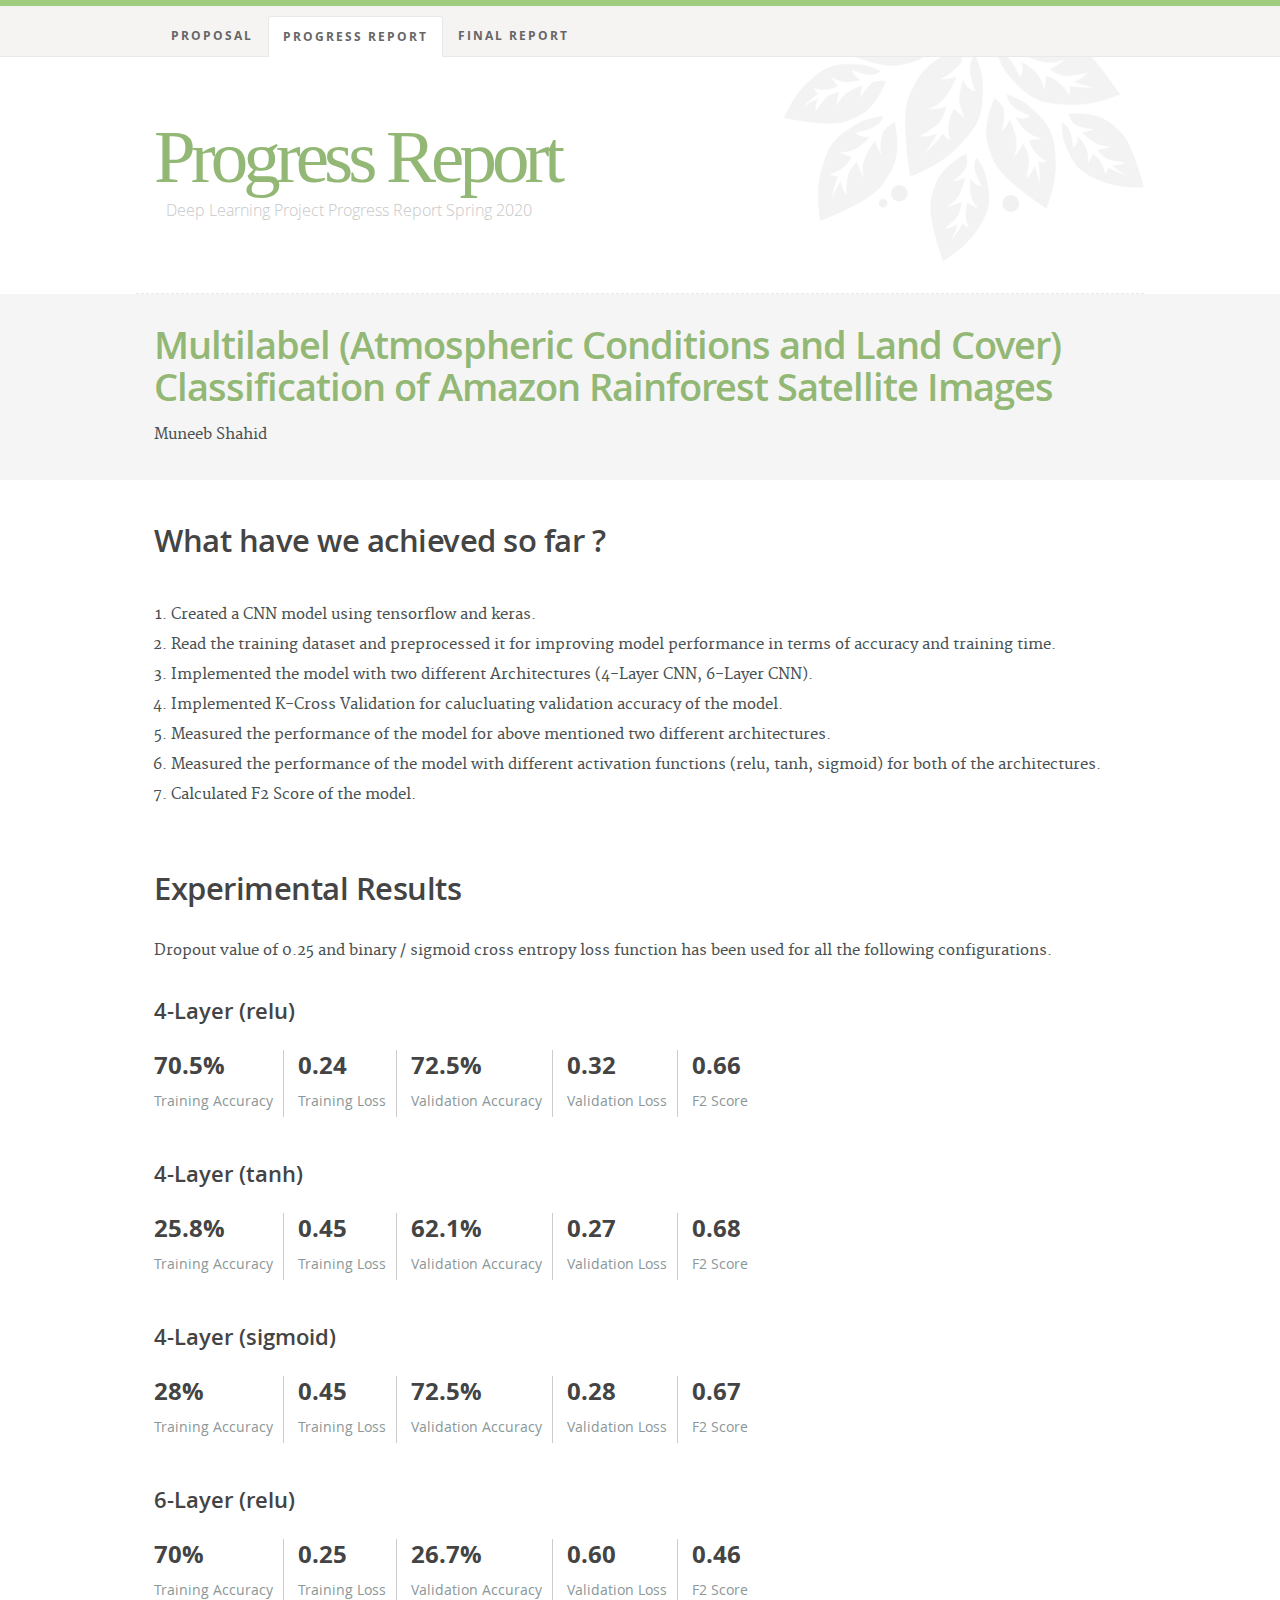
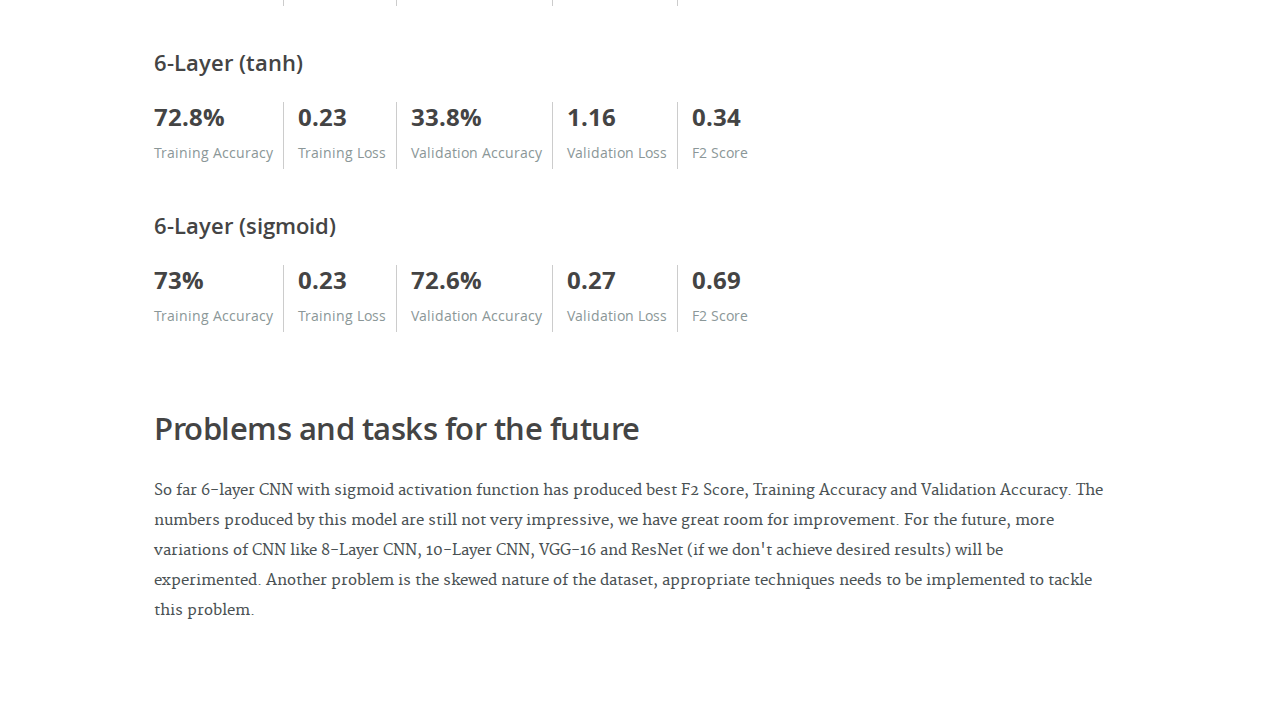
<file: project-report/progress.html>
<!DOCTYPE html>
<!--[if lt IE 8 ]><html class="no-js ie ie7" lang="en"> <![endif]-->
<!--[if IE 8 ]><html class="no-js ie ie8" lang="en"> <![endif]-->
<!--[if IE 9 ]><html class="no-js ie ie9" lang="en"> <![endif]-->
<!--[if (gte IE 8)|!(IE)]><!-->
<html class="no-js" lang="en">
    <!--<![endif]-->
    <head>
        <!--- Basic Page Needs
   ================================================== -->
        <meta charset="utf-8">
        <title>DL-Project</title>
        <meta name="description" content="Progress report of deep learning project in spring 2020">
        <meta name="author" content="muneeb-shahid">
        <!-- mobile specific metas
   ================================================== -->
        <meta name="viewport" content="width=device-width, initial-scale=1, maximum-scale=1">
        <!-- CSS
    ================================================== -->
        <link rel="stylesheet" href="css/default.css">
        <link rel="stylesheet" href="css/layout.css">
        <link rel="stylesheet" href="css/media-queries.css">
        <!-- Script
   ================================================== -->
        <script src="js/modernizr.js"></script>
    </head>
    <body>
	   <!-- Header
   ================================================== -->
   <header id="top">

   	<div class="row">
		<div class="header-content twelve columns">
			<h1 id="logo-text"><a href="progress.html" title="">Progress Report</a></h1>
			<p id="intro">Deep Learning Project Progress Report Spring 2020</p>
		</div>
	</div>

	   <nav id="nav-wrap"> 
	   
	   	<div class="row">    		            

			   	<ul id="nav" class="nav">
			      	<li ><a href="index.html">Proposal</a></li>
					<li class="current"><a href="progress.html">Progress Report</a></li>
					<li><a href="final.html">Final Report</a></li>	
			   	</ul> <!-- end #nav -->			   	 

	   	</div> 

	   </nav> <!-- end #nav-wrap --> 	     

   </header> <!-- Header End -->
		<br>
        <div class="row">
            <div class="header-content twelve columns">
                <h1 id="logo-text">
                    <a href="#" title="">Multilabel (Atmospheric Conditions and Land Cover) Classification of Amazon Rainforest Satellite Images</a>
                </h1>
                <p id="intro">Muneeb Shahid</p>
            </div>
        </div>
        <!-- Content
   ================================================== -->
        <div id="content-wrap">
            <div class="row">
                <div id="main" class="tweleve columns">
                    <article class="entry">
                        <header class="entry-header">
                            <h2 class="entry-title">
                                <a href="#" title="">What have we achieved so far ? </a>
							</h2>
							<br>
                        </header>
                        <div class="entry-content">
                            <ol>
								<li>Created a CNN model using tensorflow and keras.</li>
								<li>Read the training dataset and preprocessed it for improving model performance in terms of accuracy and training time.</li>
								<li>Implemented the model with two different Architectures (4-Layer CNN, 6-Layer CNN). </li>
								<li>Implemented K-Cross Validation for calucluating validation accuracy of the model.</li>
								<li>Measured the performance of the model for above mentioned two different architectures.</li>
								<li>Measured the performance of the model with different activation functions (relu, tanh, sigmoid) for both of the architectures.</li>
								<li>Calculated F2 Score of the model.</li>
							</ol>
                        </div>
					</article>
					<article class="entry">
                        <header class="entry-header">
                            <h2 class="entry-title">
                                <a href="#" title="">Experimental Results</a>
							</h2>
							<br>
                        </header>
                        <div class="entry-content">
							<p> Dropout value of 0.25 and binary / sigmoid cross entropy loss function has been used for all the following configurations. </p>
							<h3>4-Layer (relu) </h3>
							<ul class="stats-tabs">
								  <li><a href="#">70.5% <em>Training Accuracy</em></a></li>
								  <li><a href="#">0.24 <em>Training Loss</em></a></li>
								  <li><a href="#">72.5% <em>Validation Accuracy</em></a></li>
								  <li><a href="#">0.32 <em>Validation Loss</em></a></li>
								  <li><a href="#">0.66 <em>F2 Score</em></a></li>
							</ul>
							<h3>4-Layer (tanh) </h3>
							<ul class="stats-tabs">
								  <li><a href="#">25.8% <em>Training Accuracy</em></a></li>
								  <li><a href="#">0.45 <em>Training Loss</em></a></li>
								  <li><a href="#">62.1% <em>Validation Accuracy</em></a></li>
								  <li><a href="#">0.27 <em>Validation Loss</em></a></li>
								  <li><a href="#">0.68 <em>F2 Score</em></a></li>
							</ul>
							<h3>4-Layer (sigmoid) </h3>
							<ul class="stats-tabs">
								  <li><a href="#">28% <em>Training Accuracy</em></a></li>
								  <li><a href="#">0.45 <em>Training Loss</em></a></li>
								  <li><a href="#">72.5% <em>Validation Accuracy</em></a></li>
								  <li><a href="#">0.28 <em>Validation Loss</em></a></li>
								  <li><a href="#">0.67 <em>F2 Score</em></a></li>
							</ul>
							<h3>6-Layer (relu) </h3>
							<ul class="stats-tabs">
								  <li><a href="#">70% <em>Training Accuracy</em></a></li>
								  <li><a href="#">0.25 <em>Training Loss</em></a></li>
								  <li><a href="#">26.7% <em>Validation Accuracy</em></a></li>
								  <li><a href="#">0.60 <em>Validation Loss</em></a></li>
								  <li><a href="#">0.46 <em>F2 Score</em></a></li>
							</ul>
							<h3>6-Layer (tanh) </h3>
							<ul class="stats-tabs">
								  <li><a href="#">72.8% <em>Training Accuracy</em></a></li>
								  <li><a href="#">0.23 <em>Training Loss</em></a></li>
								  <li><a href="#">33.8% <em>Validation Accuracy</em></a></li>
								  <li><a href="#">1.16 <em>Validation Loss</em></a></li>
								  <li><a href="#">0.34 <em>F2 Score</em></a></li>
							</ul>
							<h3>6-Layer (sigmoid) </h3>
							<ul class="stats-tabs">
								  <li><a href="#">73% <em>Training Accuracy</em></a></li>
								  <li><a href="#">0.23 <em>Training Loss</em></a></li>
								  <li><a href="#">72.6% <em>Validation Accuracy</em></a></li>
								  <li><a href="#">0.27 <em>Validation Loss</em></a></li>
								  <li><a href="#">0.69 <em>F2 Score</em></a></li>
							</ul>
                        </div>
					</article>
					<article class="entry">
                        <header class="entry-header">
                            <h2 class="entry-title">
                                <a href="#" title="">Problems and tasks for the future</a>
							</h2>
							<br>
                        </header>
                        <div class="entry-content">
							<p> So far 6-layer CNN with sigmoid activation function has produced best F2 Score, Training Accuracy and Validation Accuracy.
								The numbers produced by this model are still not very impressive, we have great room for improvement. For the future,
								more variations of CNN like 8-Layer CNN, 10-Layer CNN, VGG-16 and ResNet (if we don't achieve desired results) will be experimented.
								Another problem is the skewed nature of the dataset, appropriate techniques needs to be implemented to tackle this problem.
							</p>
                        </div>
					</article>
					<!-- end entry -->
					
                </div>
                <!-- end main -->
            </div>
            <!-- end row -->
        </div>
        <!-- end content-wrap -->
      
        <!-- Java Script
   ================================================== -->
        <script src="http://ajax.googleapis.com/ajax/libs/jquery/1.10.2/jquery.min.js"></script>
        <script>window.jQuery || document.write('<script src="js/jquery-1.10.2.min.js"><\/script>')</script>
        <script type="text/javascript" src="js/jquery-migrate-1.2.1.min.js"></script>
        <script src="js/main.js"></script>
    </body>
</html>
</file>
<file: project-report/css/default.css>
/*
=====================================================================
*   Keep It Simple v2.0 Default Stylesheet
*   url: styleshout.com
*   07-12-2014
=====================================================================

TOC:

a. Webfonts and Icon fonts
b. Reset
c. Default Styles
   1. Basic
   2. Typography
   3. Links
   4. Media
   5. Buttons
   6. Forms
   d. Grid
   e. Others
   1. Clearing
   2. Misc

=====================================================================  */


/* ------------------------------------------------------------------ */
/* a. Webfonts and Icon fonts
 -------------------------------------------------------------------- */

@import url("fonts.css");
@import url("font-awesome/css/font-awesome.min.css");

/* ------------------------------------------------------------------
/* b. Reset
      Adapted from:
      Normalize.css - https://github.com/necolas/normalize.css/
      HTML5 Doctor Reset - html5doctor.com/html-5-reset-stylesheet/
/* ------------------------------------------------------------------ */

html, body, div, span, object, iframe,
h1, h2, h3, h4, h5, h6, p, blockquote, pre,
abbr, address, cite, code,
del, dfn, em, img, ins, kbd, q, samp,
small, strong, sub, sup, var,
b, i,
dl, dt, dd, ol, ul, li,
fieldset, form, label, legend,
table, caption, tbody, tfoot, thead, tr, th, td,
article, aside, canvas, details, figcaption, figure,
footer, header, hgroup, menu, nav, section, summary,
time, mark, audio, video {
   margin: 0;
   padding: 0;
   border: 0;
   outline: 0;
   font-size: 100%;
   vertical-align: baseline;
   background: transparent;
}

article,aside,details,figcaption,figure,
footer,header,hgroup,menu,nav,section {
   display: block;
}

audio,
canvas,
video {
   display: inline-block;
}

audio:not([controls]) {
   display: none;
   height: 0;
}

[hidden] { display: none; }

code, kbd, pre, samp {
   font-family: monospace, serif;
   font-size: 1em;
}

pre {
   white-space: pre;
   white-space: pre-wrap;
   word-wrap: break-word;
}

blockquote, q { quotes: &#8220 &#8220; }

blockquote:before, blockquote:after,
q:before, q:after {
   content: '';
   content: none;
}

ins {
   background-color: #ff9;
   color: #000;
   text-decoration: none;
}

mark {
   background-color: #F1EE78;
   color: #555;
}

del { text-decoration: line-through; }

abbr[title], dfn[title] {
   border-bottom: 1px dotted;
   cursor: help;
}

table {
   border-collapse: collapse;
   border-spacing: 0;
}


/* ------------------------------------------------------------------ */
/* c. Default and Basic Styles
      Adapted from:
      Skeleton CSS Framework - http://www.getskeleton.com/
      Typeplate Typographic Starter Kit - http://typeplate.com/
/* ------------------------------------------------------------------ */


/* 1. Basic  ------------------------------------------------------- */

*,
*:before,
*:after {
   -moz-box-sizing: border-box;
   -webkit-box-sizing: border-box;
   box-sizing: border-box;
}

html { font-size: 62.5%; }

body {
   background: #fff;
   font-family: 'merriweather-regular', sans-serif;
   font-weight: normal;
   font-size: 15px;
   line-height: 30px;
	color: #4A5153;	

   -webkit-font-smoothing: antialiased; /* Fix for webkit rendering */
	-webkit-text-size-adjust: 100%;
}

/* 2. Typography
      Vertical rhythm with leading derived from 6
--------------------------------------------------------------------- */

h1, h2, h3, h4, h5, h6 {
   color: #444;
	font-family: 'opensans-semibold', sans-serif;
   font-weight: normal;
   text-rendering: optimizeLegibility;
}
h1 a, h2 a, h3 a, h4 a, h5 a, h6 a { font-weight: inherit; }
h1 { font-size: 38px; line-height: 42px; margin-bottom: 12px; letter-spacing: -1px; }
h2 { font-size: 28px; line-height: 36px; margin-bottom: 6px; }
h3 { font-size: 22px; line-height: 30px; margin-bottom: 12px; }
h4 { font-size: 20px; line-height: 30px; margin-bottom: 6px; }
h5 { font-size: 18px; line-height: 30px; }
h6 { font-size: 14px; line-height: 30px; }
.subheader { }

p { margin: 0 0 30px 0; }
p img { margin: 0; }
p.lead {
   font: 18px/33px 'opensans-light', sans-serif;
   margin-bottom: 18px;   
}

/* for 'em' and 'strong' tags, font-size and line-height should be same with
the body tag due to rendering problems in some browsers */
em { font: 15px/30px 'merriweather-italic', sans-serif; }
strong, b { font: 15px/30px 'merriweather-bold', sans-serif; }
small { font-size: 11px; line-height: inherit; }

/*	Blockquotes */
blockquote {
   margin: 30px 0px;
   padding-left: 40px;
   position: relative;
}
blockquote:before {
   content: "\201C";
   opacity: 0.45;
   font-size: 80px;
   line-height: 0px;
   margin: 0;
   font-family: arial, sans-serif;

   position: absolute;
   top:  30px;
	left: 0;
}
blockquote p {
   font-family: georgia, serif;
   font-style: italic;
   padding: 0;
   font-size: 18px;
   line-height: 30px;
}
blockquote cite {
   display: block;
   font-size: 12px;
   font-style: normal;
   line-height: 18px;
}
blockquote cite:before { content: "\2014 \0020"; }
blockquote cite a,
blockquote cite a:visited { color: #8B9798; border: none }

/* ---------------------------------------------------------------------
/*  Pull Quotes Markup
/*
    <aside class="pull-quote">
		<blockquote>
			<p></p>
		</blockquote>
	 </aside>
/*
/* --------------------------------------------------------------------- */
.pull-quote {
   position: relative;
	padding: 18px 30px 18px 0px;
}
.pull-quote:before,
.pull-quote:after {
	height: 1em;
	opacity: 0.45;
	position: absolute;
	font-size: 80px;
   font-family: Arial, Sans-Serif;
}
.pull-quote:before {
	content: "\201C";
	top:  33px;
	left: 0;
}
.pull-quote:after {
	content: '\201D';
	bottom: -33px;
	right: 0;
}
.pull-quote blockquote {
   margin: 0;
}
.pull-quote blockquote:before {
   content: none;
}

/* Abbreviations */
abbr {
   font-family: 'opensans-bold', sans-serif;
	font-variant: small-caps;
	text-transform: lowercase;
   letter-spacing: .5px;
	color: gray;
}
abbr:hover { cursor: help; }

/* drop cap */
.drop-cap:first-letter {
	float: left;
	margin: 0;
	padding: 14px 6px 0 0;
	font-size: 84px;
	font-family: /* Copperplate */ 'opensans-bold', sans-serif;
   line-height: 60px;
	text-indent: 0;
	background: transparent;
	color: inherit;
}

hr { border: solid #E8E8E8; border-width: 1px 0 0; clear: both; margin: 11px 0 30px; height: 0; }


/*  3. Links  ------------------------------------------------------- */

a, a:visited {
   text-decoration: none;
   outline: 0;
   color: #93B876;
   
   -webkit-transition: color .3s ease-in-out;
   -moz-transition: color .3s ease-in-out;
   -o-transition: color .3s ease-in-out;
   transition: color .3s ease-in-out;
}
a:hover, a:focus { color: #34393A; }
p a, p a:visited { line-height: inherit; }


/*  4. List  --------------------------------------------------------- */

ul, ol { margin-bottom: 24px; margin-top: 12px; }
ul { list-style: none  }
ol { list-style: decimal; }
ol, ul.square, ul.circle, ul.disc { margin-left: 17px; }
ul.square { list-style: square }
ul.circle { list-style: circle }
ul.disc { list-style: disc }
ul li { padding-left: 4px; }
ul.large li { }
li p { }
ul ul, ul ol,
ol ol, ol ul { margin: 6px 0 6px 17px; }
ul ul li, ul ol li,
ol ol li, ol ul li { }


/* ---------------------------------------------------------------------
/*  Stats Tab Markup

    <ul class="stats-tabs">
		<li><a href="#">[value]<em>[name]</em></a></li>
	 </ul>

    Extend this object into your markup.
/*
/* --------------------------------------------------------------------- */
.stats-tabs {
   padding: 0;
   margin: 24px 0;
}
.stats-tabs li {
	display: inline-block;
	margin: 0 10px 18px 0;
	padding: 0 10px 0 0;
	border-right: 1px solid #ccc;
}
.stats-tabs li:last-child {
	margin: 0;
	padding: 0;
	border: none;
}
.stats-tabs li a {
	display: inline-block;
	font-size: 24px;
	font-family: 'opensans-bold', sans-serif;
   border: none;
   color: #444;
}
.stats-tabs li a:hover {
   color: #93B876;
}
.stats-tabs li a em {
	display: block;
	margin: 6px 0 0 0;
	font-size: 14px;
	font-family: 'opensans-regular', sans-serif;
   color: #8B9798;
}

/* definition list */
dl { margin: 12px 0; }
dt { margin: 0; color: #93B876; }
dd { margin: 0 0 0 20px; }

/* Lining Definition Style Markup */
.lining dt,
.lining dd {
	display: inline;
	margin: 0;
}
.lining dt + dt:before,
.lining dd + dt:before {
	content: "\A";
	white-space: pre;
}
.lining dd + dd:before {
	content: ", ";
}
.lining dd:before {
	content: ": ";
	margin-left: -0.2em;
}

/* Dictionary Definition Style Markup */
.dictionary-style dt {
	display: inline;
	counter-reset: definitions;
}
.dictionary-style dt + dt:before {
	content: ", ";
	margin-left: -0.2em;
}
.dictionary-style dd {
	display: block;
	counter-increment: definitions;
}
.dictionary-style dd:before {
	content: counter(definitions, decimal) ". ";
}

/* Pagination */
.pagination {
   margin: 36px auto;
   text-align: center;
}
.pagination ul li {
   display: inline-block;
   margin: 0;
   padding: 0;
}
.pagination .page-numbers {
   font: 15px/21px 'opensans-bold', sans-serif;
   display: inline-block;
   padding: 6px 10px;
   margin-right: 3px;
   margin-bottom: 6px;
	color: #6E757C;
	background-color: #E6E8EB;

	-webkit-transition: all 200ms ease-in-out;
	-moz-transition: all 200ms ease-in-out;
	-o-transition: all 200ms ease-in-out;
	-ms-transition: all 200ms ease-in-out;
	transition: all 200ms ease-in-out;

   border-radius: 3px;
}
.pagination .page-numbers:hover {
   background: #838A91;
   color: #fff;
}
.pagination .current,
.pagination .current:hover {
   background-color: #93B876;
   color: #fff;
}
.pagination .inactive,
.pagination .inactive:hover {
   background-color: #E6E8EB;
	color: #A9ADB2;
}
.pagination .prev, .pagination .next {}

/* 5. Media   --------------------------------------------------------- */

img,
video,
iframe,
embed,
object {
   max-width: 100%;
   height: auto;
}
img.pull-right { margin: 12px 0px 0px 18px; }
img.pull-left { margin: 12px 18px 0px 0px; }

/* 6. Buttons  --------------------------------------------------------- */

.button,
.button:visited,
button,
input[type="submit"],
input[type="reset"],
input[type="button"] {
   font: 14px/30px 'opensans-bold', sans-serif;
   background: #9CCF5F;
   color: #fff;
   display: inline-block;   
	text-decoration: none;
   padding: 12px 20px;
	margin-bottom: 18px;
   border: none;
   cursor: pointer;
   height: auto;
   text-transform: uppercase;
   letter-spacing: 2px;
   text-align: center;

   -webkit-transition: all .2s ease-in-out;
	-moz-transition: all .2s ease-in-out;
	-o-transition: all .2s ease-in-out;
	-ms-transition: all .2s ease-in-out;
	transition: all .2s ease-in-out;

   border-radius: 3px;
}

.button:hover,
button:hover,
input[type="submit"]:hover,
input[type="reset"]:hover,
input[type="button"]:hover {
   background: #70A431;
   color: #fff;
}

.button:active,
button:active,
input[type="submit"]:active,
input[type="reset"]:active,
input[type="button"]:active {
   background: #70A431;
   color: #fff;
}

/* Fix for odd Mozilla border & padding issues */
button::-moz-focus-inner,
input::-moz-focus-inner {
    border: 0;
    padding: 0;
}


/* 7. Forms  --------------------------------------------------------- */

form { margin-bottom: 24px; }
fieldset { margin-bottom: 24px; }

input,
button {
	-webkit-font-smoothing: antialiased;
}

input[type="text"],
input[type="password"],
input[type="email"],
textarea,
select {
   display: block;
   padding: 12px 15px;
   margin: 0 0 24px 0;
   border: 0;
   outline: none;
   vertical-align: middle;
   /* min-width: 225px; */
	max-width: 100%;
   
	background: #E9EBEE;
	color: #B1B1B1;

	font-family: 'opensans-regular', sans-serif;
	font-size: 14px;
   line-height: 30px;
   height: 54px;
   border-radius: 3px;
}
textarea {
	min-height: 162px;
}

/* select { padding: 0;
   width: 220px;
   } */

input[type="text"]:focus,
input[type="password"]:focus,
input[type="email"]:focus,
textarea:focus {
	background: #AFB7BE;
	color: #fff;
}

label,
legend {
   font: 16px/24px 'opensans-bold', sans-serif;
	margin: 12px 0;
   color: #3d4145;
   display: block;
}
label span,
legend span {
	color: #8B9798;
   font: 14px/24px 'opensans-regular', sans-serif;
}

input[type="checkbox"],
input[type="radio"] {
   font-size: 15px;
   color: #3d4145;
}

input[type="checkbox"] { display: inline; }


/* ------------------------------------------------------------------ */
/* d. Grid
--------------------------------------------------------------------- */

/* default
--------------------------------------------------------------- */
.row {
   width: 94%;
   max-width: 1008px;
   margin: 0 auto;
}
/* fixed width for IE8 */
.ie .row { width: 1000px; }

.narrow .row { max-width: 980px; }

.row .row { 
	width: auto; 
	max-width: none; 
	margin: 0 -18px; 
}

/* row clearing */
.row:before,
.row:after {
    content: " ";
    display: table;
}
.row:after { clear: both; }

.column, .columns {
   position: relative;
   padding: 0 18px;
   min-height: 1px;
   float: left;
}
.column.centered, .columns.centered  {
    float: none;
    margin: 0 auto;
}

/* removed gutters */
.row.collapsed > .column,
.row.collapsed > .columns,
.column.collapsed, .columns.collapsed  { padding: 0; }

[class*="column"] + [class*="column"]:last-child { float: right; }
[class*="column"] + [class*="column"].end { float: right; }

/* column widths */
.one, .row .one        { width: 8.33333%; }
.two, .row .two        { width: 16.66667%; }
.three, .row .three    { width: 25%; }
.four, .row .four      { width: 33.33333%; }
.five, .row .five      { width: 41.66667%; }
.six, .row .six        { width: 50%; }
.seven, .row .seven    { width: 58.33333%; }
.eight, .row .eight    { width: 66.66667%; }
.nine, .row .nine      { width: 75%; }
.ten .row .ten         { width: 83.33333%; }
.eleven, .row .eleven  { width: 91.66667%; }
.twelve, .row .twelve  { width: 100%; }

/* Offsets */
.row .offset-1    { margin-left: 8.33333%; }
.row .offset-2    { margin-left: 16.66667%; }
.row .offset-3    { margin-left: 25%; }
.row .offset-4    { margin-left: 33.33333%; }
.row .offset-5    { margin-left: 41.66667%; }
.row .offset-6    { margin-left: 50%; }
.row .offset-7    { margin-left: 58.33333%; }
.row .offset-8    { margin-left: 66.66667%; }
.row .offset-9    { margin-left: 75%; }
.row .offset-10   { margin-left: 83.33333%; }
.row .offset-11   { margin-left: 91.66667%; }

/* block grids
--------------------------------------------------------------------- */
.bgrid-sixths [class*="column"]   { width: 16.66667%; }
.bgrid-quarters [class*="column"] { width: 25%; }
.bgrid-thirds [class*="column"]   { width: 33.33333%; }
.bgrid-halves [class*="column"]   { width: 50%; }

[class*="bgrid"] [class*="column"] + [class*="column"]:last-child { float: left; }

/* Left clearing for block grid columns - columns that changes width in
different screen sizes. Allows columns with different heights to align
properly.
--------------------------------------------------------------------- */
.first { clear: left; }   /* first column in default screen */
.s-first { clear: none; } /* first column in smaller screens */

/* smaller screens
--------------------------------------------------------------- */
@media only screen and (max-width: 900px) {

   /* block grids on small screens */
   .s-bgrid-sixths [class*="column"]   { width: 16.66667%; }
   .s-bgrid-quarters [class*="column"] { width: 25%; }
   .s-bgrid-thirds [class*="column"]   { width: 33.33333%; }
   .s-bgrid-halves [class*="column"]   { width: 50%; }

   /* block grids left clearing */
   .first { clear: none; }
   .s-first { clear: left; }

}

/* screenwidth less than 768px - mobile/smaller tablets
--------------------------------------------------------------- */
@media only screen and (max-width: 767px) {

   .row {
	   width: 480px;
	   margin: 0 auto;
      padding: 0;
	}
   .column, .columns {
	   width: auto !important;      
	   float: none;
	   margin-left: 0;
	   margin-right: 0;
      padding: 0 30px;
   }
   .row .row { 
   	width: auto; 
   	max-width: none; 
   	margin: 0 -30px; 
   }

   [class*="column"] + [class*="column"]:last-child { float: none; }
   [class*="bgrid"] [class*="column"] + [class*="column"]:last-child { float: none; }

   /* Offsets */
   .row .offset-1    { margin-left: 0%; }
   .row .offset-2    { margin-left: 0%; }
   .row .offset-3    { margin-left: 0%; }
   .row .offset-4    { margin-left: 0%; }
   .row .offset-5    { margin-left: 0%; }
   .row .offset-6    { margin-left: 0%; }
   .row .offset-7    { margin-left: 0%; }
   .row .offset-8    { margin-left: 0%; }
   .row .offset-9    { margin-left: 0%; }
   .row .offset-10   { margin-left: 0%; }
   .row .offset-11   { margin-left: 0%; }
}

/* screenwidth less than or equal 480px - mobile wide
--------------------------------------------------------------- */
@media only screen and (max-width: 480px) {

   .row { width: auto; }

}

/* larger screens
--------------------------------------------------------------- */
@media screen and (min-width: 1200px) {

   .wide .row { max-width: 1180px; }

}

/* ------------------------------------------------------------------ */
/* e. Others
/* ------------------------------------------------------------------ */

/*  1. Clearing
    (http://nicolasgallagher.com/micro-clearfix-hack/
--------------------------------------------------------------------- */

.group:before,
.group:after {
    content: " ";
    display: table;
}
.group:after {
    clear: both;
}

/*  2. Misc -------------------------------------------------------- */

.remove-bottom { margin-bottom: 0 !important; }
.half-bottom { margin-bottom: 12px !important; }
.add-bottom { margin-bottom: 24px !important; }
.no-border { border: none; }

.text-center  { text-align: center !important; }
.text-left    { text-align: left !important; }
.text-right   { text-align: right !important; }
.pull-left    { float: left !important; }
.pull-right   { float: right !important; }
.align-center {
	margin-left: auto !important;
	margin-right: auto !important;
	text-align: center !important;
}
</file>
<file: project-report/css/layout.css>
/*
=====================================================================
*   Keep It Simple v2.0 Layout Stylesheet
*   url: styleshout.com
*   07-12-2014
=====================================================================

   TOC:
   a. Default Overrides and Common Styles
   b. Header Styles
   c. Content
   d. Sidebar
   e. Entry
   f. Archives
   g. Footer
 
===================================================================== */


/* a. Default Overrides and Common Styles
/* ------------------------------------------------------------------ */

body { 
	background: #F6F5F5;
	border-top: 6px solid #9FCC7F; 
}
.page { 
	padding-bottom: 18px;
	margin-bottom: 36px; 
}

.page h2,
.entry h2,
.entry h2 a {
	font: 31px/36px 'opensans-semibold', sans-serif;
	color: #444;
	margin-bottom: 0;
	letter-spacing: -.5px;
}
.page h2 { margin-bottom: 18px; }


/* b. Header Styles
/* ------------------------------------------------------------------ */

header { 
   width: 100%;   
   height: 288px;  
   background: #fff;    
}
header .header-content {
	background: #fff url(img/header-content-bg.png) no-repeat right top;
	height: 288px;
	border-bottom: 1px dashed #E8E8E8;
	position: relative;	
}
/* For high-res devices */
@media
(-webkit-min-device-pixel-ratio: 2),
(min-resolution: 192dpi) {

	header .header-content {
		background: #fff url(img/header-content-bg_@2X.png) no-repeat right top;
		background-size: 361px 256px;
	}

}

/* header logo */
header h1#logo-text { 
	margin: 0; 
	padding: 0; 

	/* change the values of top and left to adjust the position of the logo text */
	position: absolute;
	top: 108px; left: 18px;	
}
header h1#logo-text a {	 
	margin: 0; 
	padding: 0;
	font: normal 75px Georgia, Serif;
	letter-spacing: -5px;
	color: #93b876;
	text-decoration: none;
}
header p#intro {	
	margin: 0; 
	padding: 0;
	font: 16px/24px 'opensans-light', Georgia, Serif;
	font-weight: normal;	
	color: #C8C8C8;
	width: 400px;
	
	/* change the values of top and left to adjust the position */
	position: absolute;
	top: 192px; left: 30px;		
}


/* primary navigation
--------------------------------------------------------------------- */
#nav-wrap, #nav-wrap ul, #nav-wrap li, #nav-wrap a {
	 margin: 0;
	 padding: 0;
	 border: none;
	 outline: none;
}

/* nav-wrap */
#nav-wrap {
   font: 12px 'opensans-bold', sans-serif;
   text-transform: uppercase;
   letter-spacing: 2px;   
   background: #F5F4F3;
   border-bottom: 1px solid #EAE8E8;
   width: 100%;

   float: left;
   position: absolute;
   top: 6px;
   left: 0;
}

/* hide toggle button */
#nav-wrap  > a { display: none; }

ul#nav {
   min-height: 50px;
   width: auto;
   margin-left: 20px;

	float: left;
   position: relative;
   top: 0;   

   /* left align the menu */
   text-align: left;    
}
ul#nav li {
   position: relative;
   list-style: none;
   height: 50px;
   display: inline-block;   
   padding-top: 10px;
}

/* float left to remove gaps between 1st level list items */
ul#nav > li { float: left; }

/* Links */
ul#nav li a {
   display: inline-block;
   padding: 0 15px;
   line-height: 40px;
	text-decoration: none;
   color: #666666;  

	-webkit-transition: color .2s ease-in-out;
	-moz-transition: color .2s ease-in-out;
	-o-transition: color .2s ease-in-out;
	-ms-transition: color .2s ease-in-out;
	transition: color .2s ease-in-out;
}

ul#nav li a:hover { color: #222; }
ul#nav li a:active { background-color: transparent !important; }
ul#nav li.current > a {    
	background: #fff;	
	padding: 0 14px;  
   border-right: 1px solid #EAE8E8;
   border-top: 1px solid #EAE8E8;
   border-left: 1px solid #EAE8E8; 
   border-radius: 3px 3px 0 0;   
}

/* sub menu */
ul#nav ul {
   position: absolute;
   top: 52px;
   left: 0px;
   padding-bottom: 12px;
	background: #F5F4F3;
   min-width: 100%;
   border: 1px solid #EAE8E8;
   border-top: none;

	border-radius: 0 0 3px 3px;

   /* for transition effects */
   opacity: 0;
   filter: alpha(opacity=0);

	-webkit-transition: opacity .25s ease .1s;
	-moz-transition: opacity .25s ease .1s;
	-o-transition: opacity .25s ease .1s;
	-ms-transition: opacity .25s ease .1s;
	transition: opacity .25s ease .1s;
}

/* 
ul#nav ul ul {
	position: absolute;
	top: 0;
	left: 100%;
	border-radius: 0 3px 3px 0;
}
*/

ul#nav ul li {
   padding: 0;
   display: block;
   text-align: left;

   /* for transition effects */
   height: 0;
	overflow: hidden;

  	-webkit-transition: height .25s ease .1s;
	-moz-transition: height .25s ease .1s;
	-o-transition: height .25s ease .1s;
	-ms-transition: height .25s ease .1s;
	transition: height .25s ease .1s;
}

/* on hover */
ul#nav li:hover > ul { 
	opacity: 1; 
	filter: alpha(opacity=100); 
}
ul#nav li:hover > ul li {
	height: 42px;
	overflow: visible;  
}

/* sub menu anchor links */
ul#nav ul li a {
	padding: 6px 20px;
	margin: 0;
   white-space: nowrap;
   font-size: 13px;
   font-family: 'opensans-regular', sans-serif;
   text-transform: none;
   letter-spacing: 0;   
}


/* c. Content
--------------------------------------------------------------------- */

#content-wrap {
	background: #fff;
	padding: 42px 0 36px 0;
}
#content-wrap #main { padding-right: 40px; }



/* d. Sidebar 
--------------------------------------------------------------------- */

#sidebar {
	padding-top: 0px;
	padding-left: 40px;
}
#sidebar h3 {
	font: 15px/24px 'opensans-bold', sans-serif;
	text-transform: uppercase;
	letter-spacing: 1px;	
}
#sidebar .widget { margin-bottom: 18px; }
#sidebar p { margin-bottom: 12px; }
#sidebar hr { margin-bottom: 24px; }

/* search  */
#sidebar .widget_search { 
	padding-top: 0;  
	margin-bottom: 36px;
}
#sidebar .widget_search h3 { display: none; }
#sidebar .widget_search form {
   position: relative; 
   margin: 0;
}
#sidebar .widget_search .text-search {
	padding-right: 40px;
	border:none;
   width: 100%;
   min-width: 150px;
   border-radius: 3px;
}
#sidebar .widget_search .submit-search {
	background:url(img/search-icon.png) no-repeat;
	box-shadow: none;
	border:none;
	cursor:pointer;
	width: 18px;
	height: 18px;
	min-height: 18px;
   margin: -9px 0 0 0;
   padding: 0;
   position: absolute;
   top: 50%;
   right: 18px;     
}
@media
(-webkit-min-device-pixel-ratio: 2),
(min-resolution: 192dpi) {

	#sidebar .widget_search .submit-search {
		background:url(img/search-icon_@2x.png) no-repeat;
		background-size: 18px 18px;
	}

}

/* categories  */
#sidebar .widget_categories {  }
#sidebar .widget_categories ul { 
	margin-top: 12px; 
	margin-bottom: 24px;
}

/* link List */
#sidebar .link-list {   
   padding: 0;
   margin: 18px 0 24px 0;
}
#sidebar .link-list li {
	font: 15px/30px 'merriweather-regular', sans-serif;
	padding: 8px 0;
	margin: 0;
	border-bottom: 1px dotted #E6E6E6;
}
#sidebar .link-list li:first-child { 
	border-top: 1px dotted #E6E6E6;
}
#sidebar .link-list li a {	color: #4A5153; }
#sidebar .link-list li a:hover {	color: #313131; /* color: #93B876; */ }


/* tag cloud */
#sidebar .tagcloud {
   margin: 18px 0 24px -12px;
   padding: 0;
   font-size: 17px;
}
#sidebar .tagcloud a {
   font: 12px/24px 'opensans-bold', sans-serif !important;
   display: inline-block;
   float: left;
   margin: 0 0 12px 12px;
   padding: 6px 15px;
   position: relative;
   text-transform: uppercase;
   letter-spacing: 0.5px;

   background: #E9EBEE;
	text-decoration: none;
   letter-spacing: .5px;
   color: #778888;

   -webkit-transition: all .2s ease-in-out;
	-moz-transition: all .2s ease-in-out;
	-o-transition: all .2s ease-in-out;
	-ms-transition: all .2s ease-in-out;
	transition: all .2s ease-in-out;

   border-radius: 3px;
}
#sidebar .tagcloud a:hover {
   color: #fff;
   background: #93B876;
}


/* e. Entry
/* ------------------------------------------------------------------ */
.entry {
	padding-bottom: 12px;
	margin-bottom: 24px;
}
.entry header { height: auto; }

.entry .entry-meta ul {
	margin: 6px 0 18px;
	color: #B7B9BD;
	line-height: 24px;
}
.entry .entry-meta ul li {
	display: inline;
	margin: 0;
	padding: 0;
	font-size: 14px;
	font-family: 'merriweather-regular', sans-serif;	
}
.entry .entry-meta ul .meta-sep {}
.entry .entry-meta ul li a { color: #B7B9BD; }

.entry .entry-content-media {	margin: 24px 0 18px;	}

.entry .tags {
  margin-top: 18px;
  font-family: 'opensans-regular', sans-serif;
  color: #888;
}
.entry .tags a { font-family: 'opensans-bold', sans-serif; }


/* post-nav */
.post-nav {
   margin: 18px 0 6px;
   padding: 12px 0 0 0;
   font: 15px/30px 'opensans-light', sans-serif;
}
.post-nav li {
   display: inline-block;
   margin: 0;
   padding: 0;
   width: 49%;
   line-height: 30px;
}
.post-nav li a { color: #888;  }
.post-nav li strong {
   font: 16px/30px 'opensans-bold', sans-serif;
   text-transform: uppercase;
   color: #93B876;
   letter-spacing: 0.5px;
   display: block;
}
.post-nav li.next {
   float: right;
   text-align: right;
}
.post-nav li.prev {
   float: left;
   text-align: left;
}

/* Comments -------------------------------------------- */

#comments {
   padding-top: 12px;
   padding-bottom: 12px;
}
#comments h3 {
   font: 20px/30px 'opensans-bold', sans-serif;
   margin-bottom: 6px;
}

/* Comments List */
ol.commentlist {
   border-top: 1px dotted #E1E5E3;
	margin: 29px 0 54px 0;
	padding: 0;  
}
.commentlist > li {
   position: relative;
	list-style: none;
	margin: 0;	
	border-bottom: 1px dotted #D9DEDB;
	padding: 24px 0 17px 0;	
	padding-left: 14%;
}
.commentlist li .avatar {
   position: absolute;
   left: 0px;
   display: block;
   height: 48px;
   width: 48px;
}
.commentlist li .avatar img {
   margin-top: 6px;
   height: 48px;
   width: 48px;
  	border-radius: 100%;
}
.commentlist li .comment-info cite {
   font: 16px/30px 'opensans-bold', sans-serif;
   color: #454545;
}
.commentlist li .comment-info .comment-meta {
   font-size: 14px;
   line-height: 24px;
   display: block;
}
.commentlist li .comment-info .comment-meta .reply {
   font-family: 'opensans-bold', sans-serif;
}
.commentlist li .comment-info .comment-meta .sep {
   margin: 0 5px;
   color: #AEB6B7;
}
.commentlist li .comment-text {
	clear: both;
	margin: 18px 0 0 0;
   padding: 0;
   line-height: 30px;
}

/* children */
.commentlist li ul.children {
   margin: 0;
   padding: 18px 0 0 0;
}
.commentlist li ul.children li {
   padding-left:  5% ;
   padding-top: 17px;
   border-top: 1px dotted #D9DEDB;
}

/* comment form ----------------------------------------- */

#comments form { margin-top: 36px; }
#comments form label {
   padding-left: 24px;
   width: 41.66667%;
   float: right;
}
#comments form div {
   margin: 12px 0 18px 0;
}
#comments form input,
#comments form textarea,
#comments form select {
   width: 58.33333%;
   float: left;
}
#comments form .message label {
   display: none;
}
#comments form textarea {
   width: 100%;
}
#comments form button.submit {
	text-transform: uppercase;
	letter-spacing: 2px;
   display: block;
   margin-top: 12px;
}
#comments form span.required {
	color: #93B876;
	font-size: 15px;
}

/* page navigation -------------------------------------- */

.pagenav {
   font: 18px/30px 'opensans-bold', sans-serif;
   text-align: left;
   margin-top: 12px;
   padding-top: 18px;
   margin-bottom: 48px;
   border-top: 1px solid #E8E8E8;
}
.pagenav p {
	margin-bottom: 18px;
}
.pagenav span {
	font: 18px/30px 'opensans-regular', sans-serif;
   color: #C0C6C9;
   margin: 0 15px;
}
.pagenav a[rel="prev"] { 
	margin-right: 10px;
	padding-right: 15px;
	border-right: 1px dotted #CBCFD1;
}
.pagenav a[rel="prev"]:before {
	/*content: '\f053';*/
	/*content: '\f104';*/
	content: '\f177';
	font-family: 'fontawesome';
	font-size: 15px;
	margin-right: 12px;
}
.pagenav a[rel="next"]:after {
	/*content: '\f054';*/
	/*content: '\f105';*/
	content: '\f178';
	font-family: 'fontawesome';
	font-size: 15px;
	margin-left: 12px;
}


/* f. Archives
/* ------------------------------------------------------------------ */
.archive-list h4 {
	font: 15px/24px 'opensans-bold', sans-serif;
	text-transform: uppercase;
	letter-spacing: 1px;
}
.archive-list ul {
	list-style: disc;	
	margin-left: 17px;
}


/* g. Footer
/* ------------------------------------------------------------------ */

footer {	
   padding-top: 36px;
   margin-bottom: 42px;
   font-size: 13px;
   line-height: 24px;
   position: relative; 
   color: #34393A;  
}
footer h3 {
   font: 14px/24px 'opensans-bold', sans-serif;
   margin-bottom: 9px;
   font-weight: normal;
   text-transform: uppercase;
   letter-spacing: 1px;
}
footer p {
	margin-bottom: 24px;	
}

footer a, footer a:visited { color: #6C934D; }
footer a:hover, footer a:focus { color: #34393A; }

footer .info { padding-right: 30px; }

footer ul {
   margin: 0;
   padding: 0;
}
footer ul li {
   margin: 0;
   line-height: 24px;
}
footer ul li a,
footer ul li a:visited { color: #34393A; }
footer ul li a:hover,
footer ul li a:focus { color: #6C934D; }

/* social links */
footer .social-links {
   margin: 18px auto 42px auto;
   padding: 0;  
   text-align: center;
}
footer .social-links li {
   display: inline-block;
   font-size: 32px;
   line-height: 48px;
   padding: 0;
   margin: 0 16px;
   color: #444; 
}
footer .social-links li:first-child { margin-left: 0; }


/* Photostream */
footer .photostream {
   list-style: none;
   margin: 12px 0 24px -15px;
   padding: 0;
   overflow: hidden;
}
footer .photostream li {
   display: inline-block;
   margin: 0 0 12px 12px;
   padding: 0;
}

footer .photostream li a { 
	display: block; 
	height: 60px;
   width: 60px;
   background: #fff;
   padding: 9px;
   border: 1px solid #E9E9E9;
   border-radius: 3px;
}
footer .photostream li a img {   
   vertical-align: bottom;
}
/* copyright */
footer .copyright {
   margin: 0;
   padding: 24px 18px 6px 18px;
   clear: both; 
   text-align: center;
    
}

/* Go To Top Button */
#go-top {
	position: fixed;
	bottom: 30px;
   right: 30px;  
   text-align: center; 
   display: none;
}
#go-top a {
	text-decoration: none;
	border: 0 none;
	display: block;
	width: 48px;
	height: 48px;
	background-color: #494949;

	-webkit-transition: all 0.2s ease-in-out;
   -moz-transition: all 0.2s ease-in-out;
   -o-transition: all 0.2s ease-in-out;
   -ms-transition: all 0.2s ease-in-out;
   transition: all 0.2s ease-in-out;

   color: #fff;
   font-size: 16px;
   line-height: 48px;
 	border-radius: 3px;
}
#go-top a:hover { background: #7BA857; }
</file>
<file: project-report/css/media-queries.css>
/* 
=====================================================================
*   Keep It Simple Media Queries
*   url: styleshout.com
*   07-12-2014
/* ================================================================== */


/* screenwidth less than or equal 1024px
--------------------------------------------------------------------- */
@media only screen and (max-width: 1024px) {

	/* header styles 
	-------------------------------------------------------------- */
	header h1#logo-text { 		
		top: 114px; 
		left: 18px;	
	}
	header h1#logo-text a {	 		
		font: normal 68px Georgia, Serif;
		letter-spacing: -4px;	
	} 

	/* sidebar 
	-------------------------------------------------------------- */
   #sidebar { padding-left: 18px; }

}

/* screenwidth less than or equal 900px
--------------------------------------------------------------------- */
@media only screen and (max-width: 900px) {

	/* header styles 
	-------------------------------------------------------------- */
	header .header-content {
		background: #fff url(img/header-content-bg.png) no-repeat right top;	
		background-size: 330px 234px;
	}	
	header h1#logo-text a {	 		
		font: normal 60px Georgia, Serif;		
	} 
	header p#intro {			
		font: 15px/24px 'opensans-light', Georgia, Serif;		
		top: 183px; 
		left: 30px;		
	}   

}

/* screenwidth less than 768px - mobile/smaller tablets
---------------------------------------------------------------------- */
@media only screen and (max-width: 767px) {

	/* header styles 
	-------------------------------------------------------------- */
	header,
	header .header-content { 
		height: 276px;      
	}
	header .header-content {
		background: #fff url(img/header-content-bg.png) no-repeat 50% top;	
		padding: 0;	
		border: none;
	}
	header h1#logo-text,
	header p#intro {
		width: 100%;
		text-align: center;
		position: static;
	}
	header h1#logo-text { padding-top: 108px;	}
	header h1#logo-text a {	 		
		font: normal 56px Georgia, Serif;	
		letter-spacing: -3.5px;	
	} 
	header p#intro {			
		font: 15px/24px 'opensans-light', Georgia, Serif;			
	}
	
   /* mobile navigation
   -------------------------------------------------------------------- */
   #nav-wrap {
      z-index: 999; 
      float: none;     
      position: absolute;
      top: 0;
      right: 0;
      border-top: 6px solid #9FCC7F; 
   }
   #nav-wrap > a {	   
      text-align: left;
		border: none;            
      font-size: 12px;
      height: 54px;
      line-height: 54px;     

      font: 0/0 a;
      text-shadow: none;
      color: transparent;

		float: right;
      position: relative;
      top: 0px;
      right: 36px;
   }
	#nav-wrap  > a:before {
	   font-family: 'FontAwesome';
      content: "\f0c9";
      color: #666666;
      margin: 0;
      font-size: 25px;
      line-height: 54px;
      text-align: left;      
      display: block; 
      float: right;     
	}

   /* hide menu panel */
   #nav-wrap ul#nav {
      padding: 12px 30px 60px 30px;
      margin: 0;      
      height: auto;
      display: none;
      clear: both;
      /*width: auto; */
      width: 100%; 
      
      float: none;      
      position: relative;
      top: 0;
      right: 0;           
   }
   
   /* display toggle buttons */
	.no-js #nav-wrap:not( :target ) > a:first-of-type,
	.no-js #nav-wrap:target  > a:last-of-type  {
	   display: block;
	} 
   .js #nav-wrap a { display: block; }  

   /* display menu panels - no JS*/
   .no-js #nav-wrap:target ul#nav  {
      display: block;           
   }

	/* remove float left on 1st level list items */
	ul#nav > li { float: none; }

   ul#nav > li {
      display: block;
      height: auto;      
      text-align: left;
      border-bottom: 1px dotted #D3D5DA;
      padding: 6px 0;
   }
   ul#nav > li:first-child {
		border-top: 1px dotted #D3D5DA;
   }
  
   ul#nav li a {  
      display: block;   
      width: auto;  
      padding: 0;      
      padding: 12px 0; 
      line-height: 16px; /* reset line-height from 40px */
      border: none;
   } 
   ul#nav li.current > a {
   	background: none;
   	border-radius: none;
   	border: none;
   	padding: 12px 0;
   	color: #111;
   } 

   ul#nav li.has-children > a:after {
		content: "+";
		display: inline;
		padding-left: 8px;
		color: #9FCC7F;
		font-weight: bold;
		font-size: 18px;

		position: absolute;
		right: 10px;
		top: 15px;	
	}

   /* sub menu	 */
	ul#nav ul {
		position: static; /* change position to static */
		border-radius: none;
		border: none;
		padding-bottom: 0;
	}
	
	/* sub menu anchor links */
	ul#nav ul li a { padding: 6px 15px 6px 8px; }

	/* on hover */
	ul#nav li.has-children:hover > a:after { content: "-"; }  

	/* content 
	-------------------------------------------------------------- */
	#content-wrap { padding-top: 0; }
	#content-wrap  #main { padding-right: 30px;}	

	.page h2,
	.entry h2,
	.entry h2 a {
		font: 28px/36px 'opensans-semibold', sans-serif;	
		letter-spacing: -.5px;
	}

	.entry h2,
	.entry .entry-meta,
	.page h2 {
		text-align: center;
	}

	/* sidebar 
	-------------------------------------------------------------- */
	#sidebar { padding-left: 30px; }

	/* categories */
	#sidebar .widget_categories ul {	margin-bottom: 12px;	}
	#sidebar .widget_categories ul li {
		display: inline-block;
		margin-right: 6px;
	}

	/* entry 
	-------------------------------------------------------------- */
	.entry .entry-meta ul { margin-top: 9px; }
	.entry .entry-meta ul li { }

	/* tags */
	.tags { text-align: center; }

	/* post-nav */
   .post-nav { margin-top: 18px; }
   .post-nav li {
      display: block;
      margin: 0 0 18px 0;
      width: 100%;
   }
   .post-nav li.next {
      float: none;
      text-align: center;
   }
   .post-nav li.prev {
      float: none;
      text-align: center;
   }

   /* Comments */
   #comments h3 {
      text-align: center;
      margin-left: 0;
   }

   /* Comments List */
   ol.commentlist {
      width: 100%;
      margin-left: 0;
   }
   .commentlist > li { padding-left: 0; }
   .commentlist  li .avatar { display: none; }

   /* comment form */
   #comments form { 
   	margin-left: 0; 
		border-bottom: 1px solid #E8E8E8;		
   }
   #comments form input,
   #comments form textarea,
   #comments form select,
   #comments form label {
      width: 100%;
      float: none;
   }
   #comments form label { padding-left: 0; }
   #comments form div { margin-bottom: 0; }
   #comments form input { margin-bottom: 0; }
   #comments form .message label { display: block; }
   #comments form button.submit { width: 100%; }

   /* page navigation */
   .pagenav { text-align: center; }


	/* page 
	-------------------------------------------------------------- */
   .page { border-bottom: 1px solid #E8E8E8; }


	/* footer 
	-------------------------------------------------------------- */
	footer .social-links { margin-bottom: 36px; }
	footer .social-links li {
		font-size: 28px;
		line-height: 42px;	
		margin: 0 8px;
	}
	footer .navigate { margin-bottom: 30px; }
	footer .navigate li {
		display: inline-block;
		margin-right: 18px;
		line-height: 30px;
	}
	footer .copyright {
		border-top: 1px solid #DFDBDB;
		padding: 24px 30px 6px 30px;
	}

 	/* Go To Top Button */
	#go-top { right: 20px; } 
	#go-top a {
		width: 42px;
		height: 42px;
		line-height: 42px;
	}   

}


/* screenwidth less than or equal 480px - mobile wide
  -------------------------------------------------------------------------- */
@media only screen and (max-width: 480px) {   

	/* header styles 
	-------------------------------------------------------------- */
	header h1#logo-text { padding-top: 105px;	}
	header h1#logo-text a {	font: normal 52px Georgia, Serif; } 
	header p#intro { font: 14px/24px 'opensans-light', Georgia, Serif; }

	/* mobile navigation
   --------------------------------------------------------------- */
	#nav-wrap > a { right: 30px; }  
   #nav-wrap { width: 100%; }
   #nav-wrap ul#nav { width: 100%; }         

}

/* screenwidth less than or equal 420px - mobile narrow
  -------------------------------------------------------------------------- */
@media only screen and (max-width: 420px) { 

	/* header styles 
	-------------------------------------------------------------- */
	header,
	header .header-content { 
		height: 260px;      
	}
	header .header-content {
		background: #fff url(img/header-content-bg.png) no-repeat 50% top;	
		background-size: 300px 213px;
	}
   header h1#logo-text a {	 		
		font: normal 46px Georgia, Serif;		
	} 
	header p#intro {			
		font: 13px/24px 'opensans-light', Georgia, Serif;			
	}

	/* content 
	-------------------------------------------------------------- */
	#content-wrap { margin-top: -24px; }

} 

/* make sure the menu is visible on larger screens
  -------------------------------------------------------------------------- */

@media only screen and (min-width: 768px) {
   
   #nav-wrap ul#nav { display: block !important; }

}
</file>
